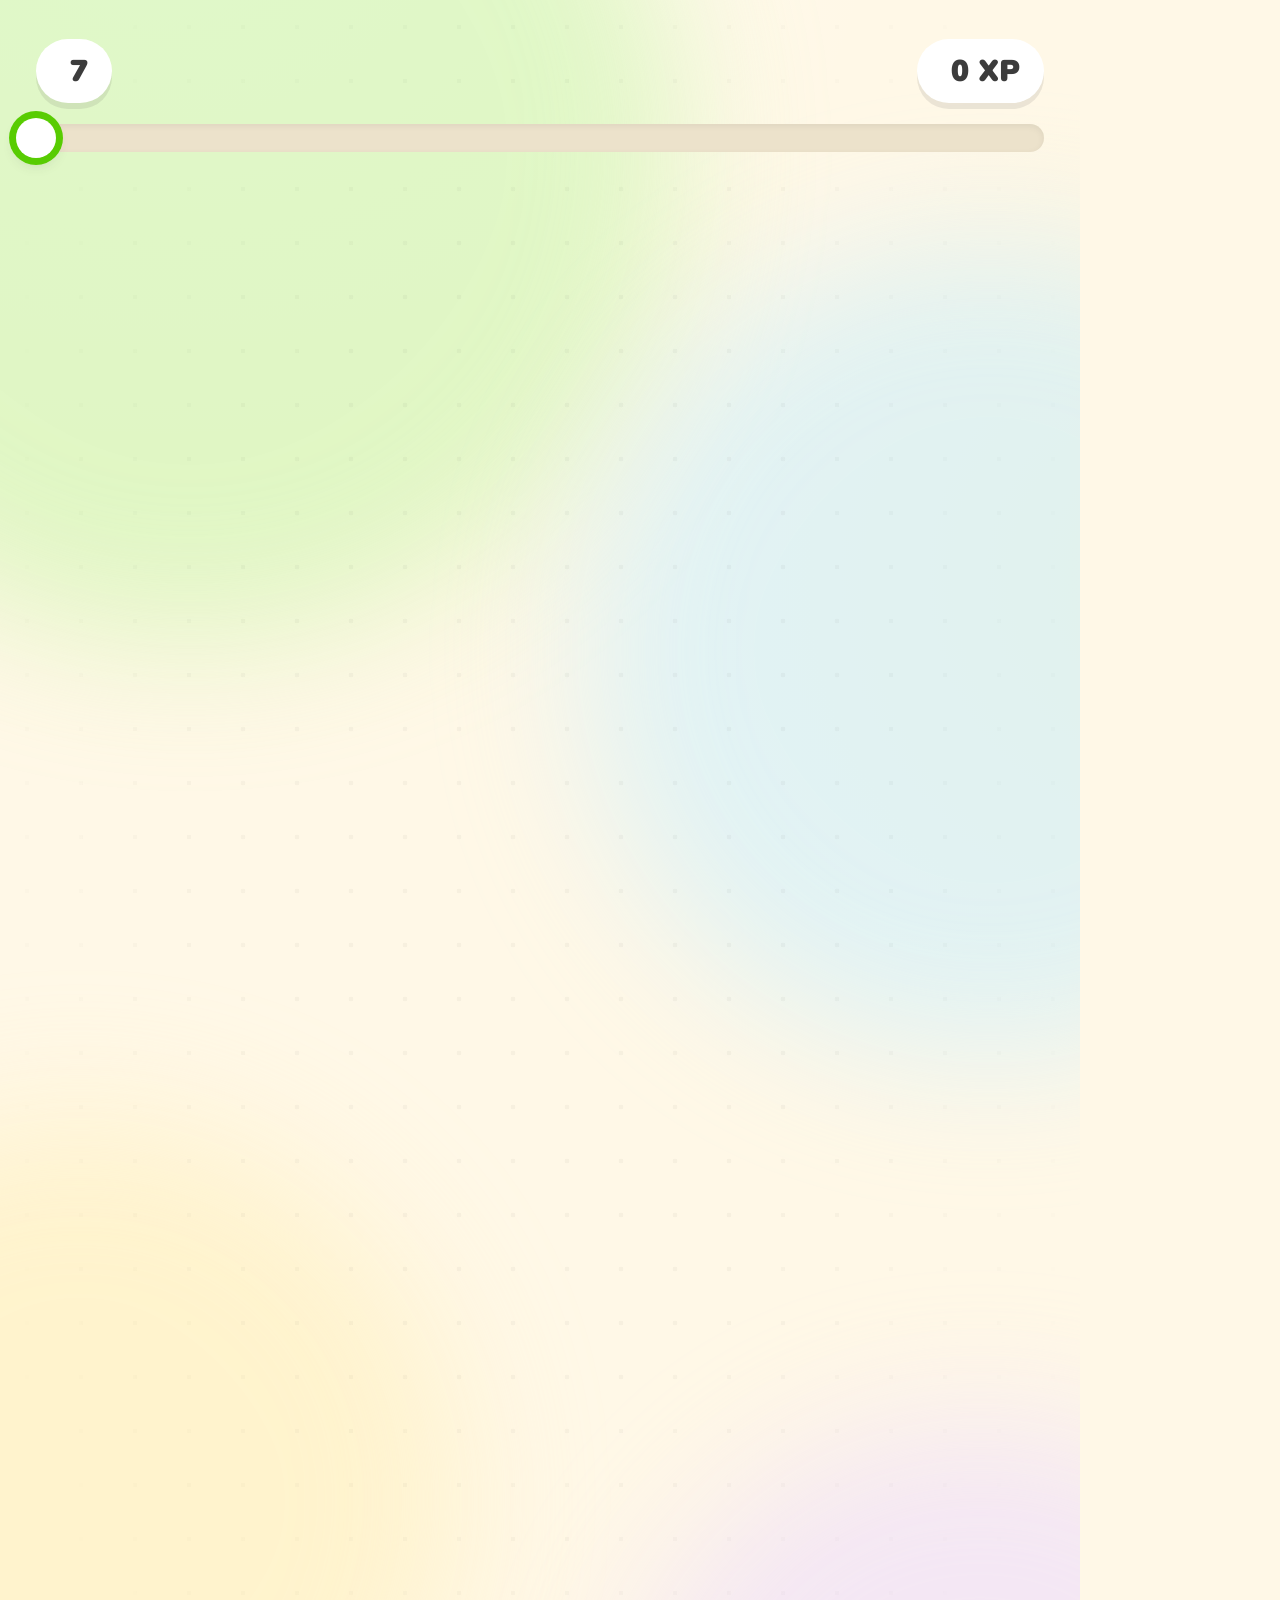
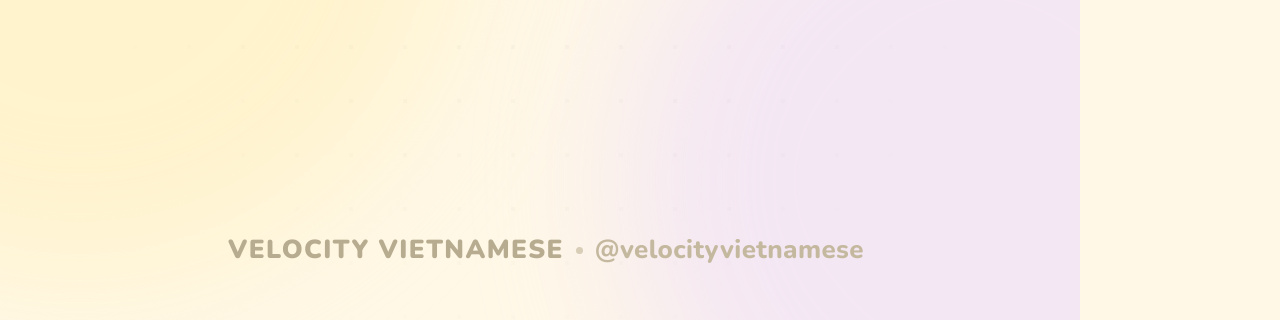
<file: scene/index.html>
<!doctype html>
<html lang="en">
<head>
<meta charset="utf-8">
<meta name="viewport" content="width=1080, height=1920">
<title>Velocity Vietnamese · Lesson</title>
<link rel="stylesheet" href="scene.css">
</head>
<body>
<div id="stage">

  <div id="bg">
    <div class="blob blob-a"></div>
    <div class="blob blob-b"></div>
    <div class="blob blob-c"></div>
    <div class="blob blob-d"></div>
    <canvas id="fx" width="1080" height="1920"></canvas>
    <div id="grid"></div>
  </div>

  <header id="hud">
    <div class="hud-row">
      <div class="pill streak" id="streakPill">
        <span class="ico" data-icon="flame"></span>
        <span id="streakVal">7</span>
      </div>
      <div class="hud-spacer"></div>
      <div class="pill xp" id="xpPill">
        <span class="ico" data-icon="bolt"></span>
        <span id="xpVal">0 XP</span>
      </div>
    </div>
    <div class="progress" id="progress">
      <div class="progress-fill" id="progressFill"><div class="progress-shine"></div></div>
      <div class="progress-knob" id="progressKnob"></div>
    </div>
  </header>

  <section class="scene" id="sceneIntro">
    <div class="intro-wrap">
      <div class="logo-badge" id="logoBadge"><span class="ico" data-icon="bolt"></span></div>
      <div class="logo-word" id="logoWord">VELOCITY</div>
      <div class="logo-lang" id="logoLang">VIETNAMESE</div>
      <div class="tagline" id="tagline">Learn Vietnamese <b>in 60 seconds</b> a day</div>
    </div>
    <div class="mascot big" id="introMascot"></div>
    <div class="lesson-card" id="lessonCard">
      <div class="lesson-icon" id="lessonIcon"><span class="ico" data-icon="plane"></span></div>
      <div class="lesson-copy">
        <div class="eyebrow">TODAY'S LESSON</div>
        <div class="lesson-title" id="lessonTitle">Travel</div>
        <div class="lesson-sub" id="lessonSub">Du Lịch · 5 phrases</div>
      </div>
      <div class="lesson-go"><span class="ico" data-icon="chevron"></span></div>
    </div>
  </section>

  <section class="scene" id="scenePhrase">
    <div class="phrase-top">
      <div class="cat-chip" id="catChip">
        <span class="cat-ico" id="catIco"><span class="ico" data-icon="plane"></span></span>
        <span id="catText">Travel · Du Lịch</span>
      </div>
      <div class="counter-row">
        <span class="counter" id="phraseCounter">PHRASE 1 OF 5</span>
        <div class="dots" id="dots"></div>
      </div>
    </div>

    <div class="phrase-stack" id="phraseStack">
      <div class="card en-card" id="enCard">
        <div class="card-label" id="enLabel">
          <span class="ico speaker" data-icon="speaker"></span>
          <span>ENGLISH</span>
          <span class="eq" id="enEq"><i></i><i></i><i></i><i></i></span>
        </div>
        <div class="en-text" id="enText"></div>
      </div>

      <div class="connector" id="connector"><span class="ico" data-icon="arrowDown"></span></div>

      <div class="card nat-card" id="natCard">
        <div class="card-label light" id="natLabel">
          <span class="ico speaker" data-icon="speaker"></span>
          <span id="natLabelText">TIẾNG VIỆT</span>
          <span class="eq light" id="natEq"><i></i><i></i><i></i><i></i></span>
        </div>
        <div class="nat-text" id="natText"></div>
      </div>

      <div class="translit" id="translit">
        <span class="translit-label" id="translitLabel">SAY IT LIKE</span>
        <span class="translit-text" id="translitText"></span>
      </div>

      <div class="repeat-pill" id="repeatPill">
        <span class="ico" data-icon="mic"></span>
        <span>REPEAT AFTER ME</span>
      </div>
    </div>
    <div class="mascot peek" id="peekMascot"></div>
  </section>

  <section class="scene" id="sceneOutro">
    <div class="outro-card" id="outroCard">
      <div class="outro-badge" id="outroBadge"><span class="ico" data-icon="check"></span></div>
      <div class="outro-title" id="outroTitle">Lesson complete!</div>
      <div class="outro-sub" id="outroSub">5 new Vietnamese phrases</div>
      <div class="outro-phrases" id="outroPhrases"></div>
      <div class="outro-stats" id="outroStats">
        <div class="stat xp"><span class="ico" data-icon="bolt"></span><b id="outroXp">+50 XP</b></div>
        <div class="stat streak"><span class="ico" data-icon="flame"></span><b id="outroStreak">7 day streak</b></div>
      </div>
      <div class="cta" id="cta">Follow for a new lesson every day</div>
    </div>
    <div class="mascot big outro-mascot" id="outroMascot"></div>
  </section>

  <footer id="foot">
    <span class="foot-bolt"><span class="ico" data-icon="bolt"></span></span>
    <span id="footBrand">VELOCITY VIETNAMESE</span>
    <span class="foot-dot"></span>
    <span id="footHandle">@velocityvietnamese</span>
  </footer>

  <canvas id="fxTop" width="1080" height="1920"></canvas>
</div>
<script src="icons.js"></script>
<script src="scene.js"></script>
</body>
</html>
</file>
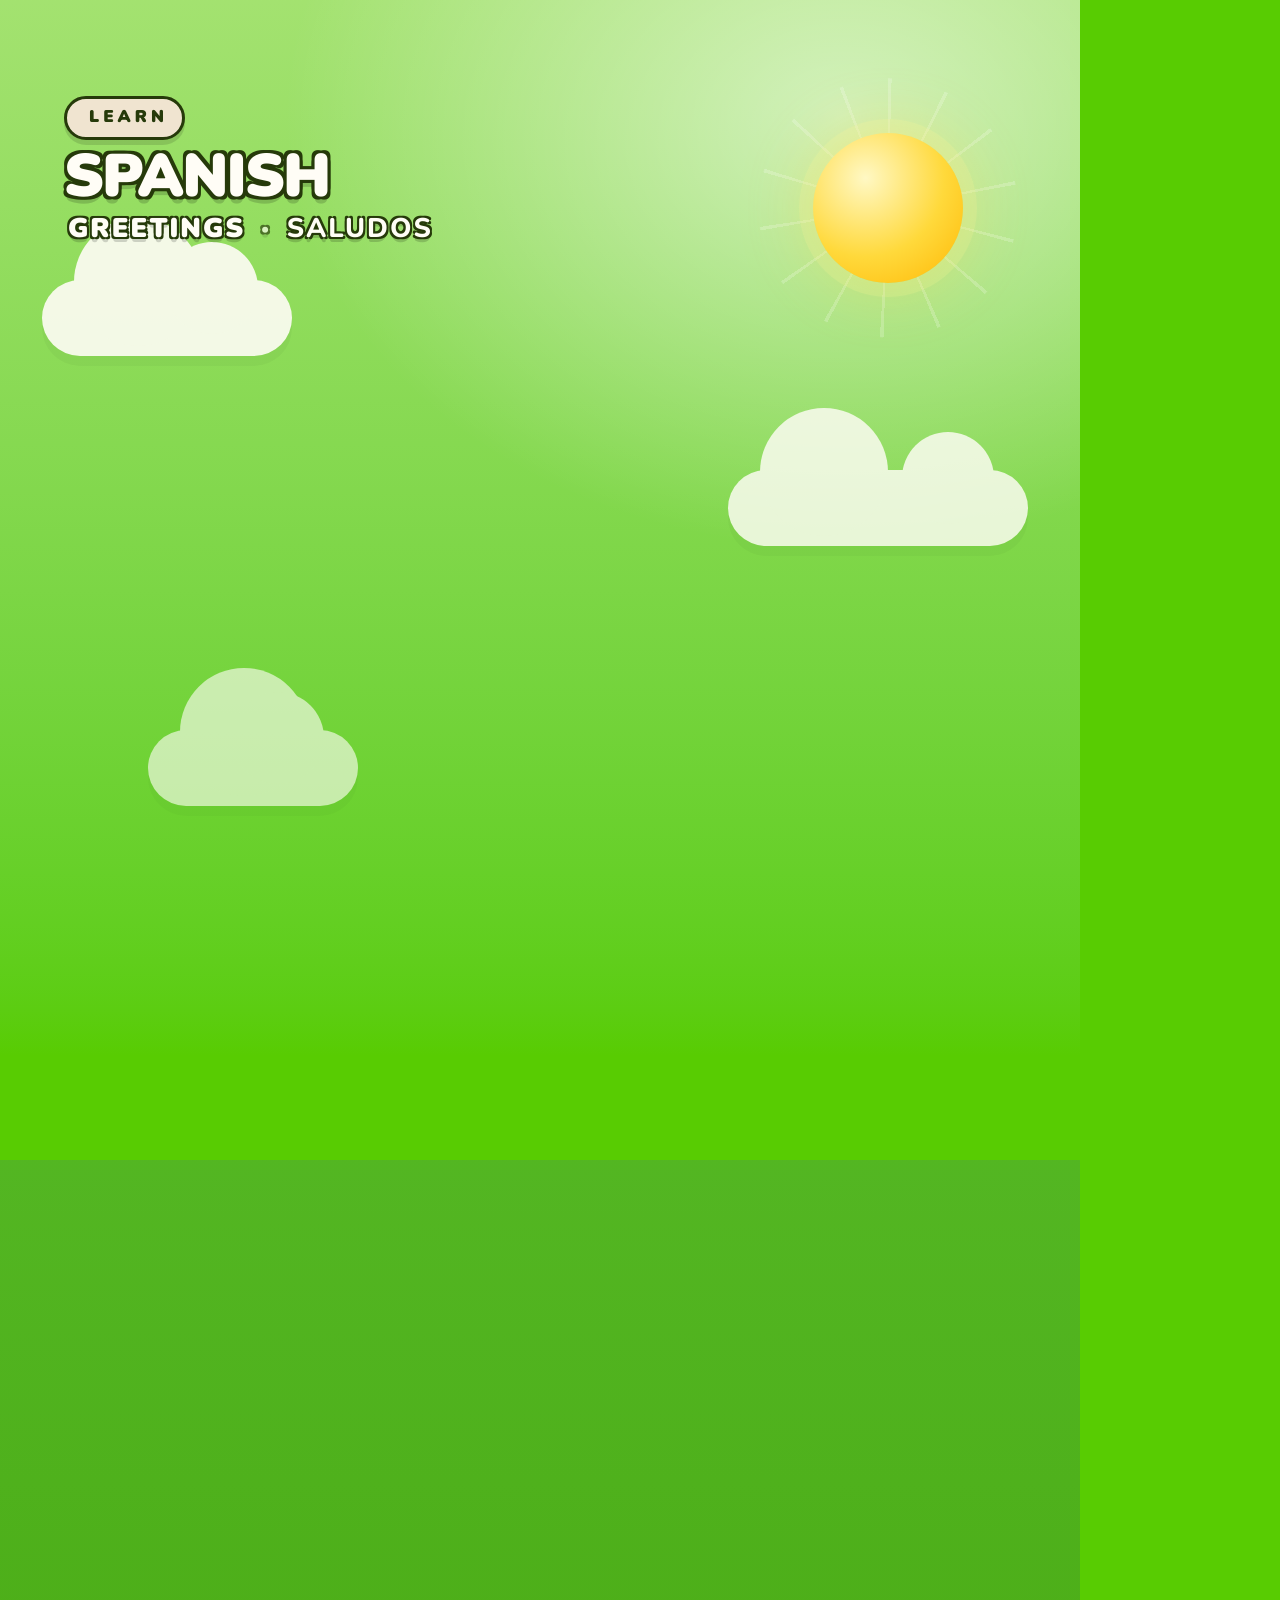
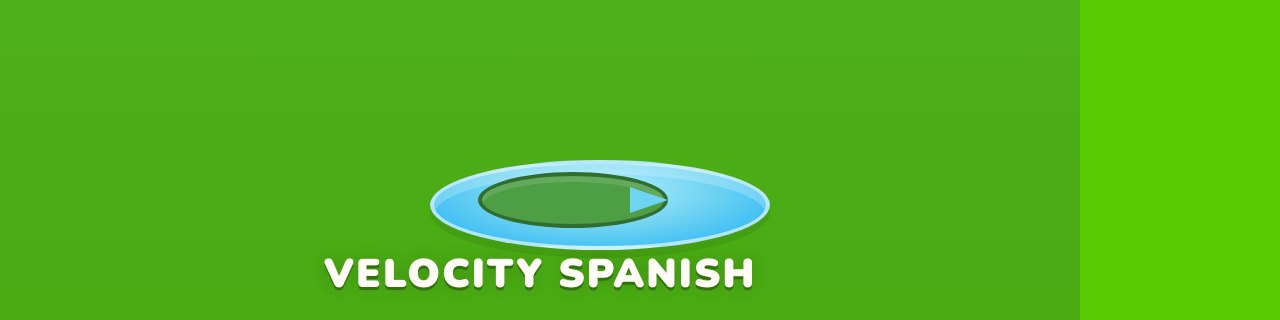
<file: scene_storybook/index.html>
<!doctype html>
<html lang="en">
<head>
<meta charset="utf-8">
<meta name="viewport" content="width=1080, height=1920">
<title>Velocity Japanese · Storybook</title>
<link rel="stylesheet" href="scene.css">
<link rel="stylesheet" href="worlds.css">
</head>
<body>
<div id="stage">

  <div id="world"></div>
  <div id="worldPrev"></div>
  <div id="sun"><div class="sun-rays"></div><div class="sun-core"></div></div>

  <div class="cloud cloud-a" id="cloud1"></div>
  <div class="cloud cloud-b" id="cloud2"></div>
  <div class="cloud cloud-c" id="cloud3"></div>

  <div class="balloon" data-animal="balloon" id="balloon"></div>

  <div id="birds">
    <div class="sky-bird b1" data-animal="bird" id="skyBird1"></div>
    <div class="sky-bird b2" data-animal="bird" id="skyBird2"></div>
    <div class="sky-bird b3" data-animal="bird" id="skyBird3"></div>
  </div>

  <div id="hills">
    <div class="hill hill-back"></div>
    <div class="hill hill-mid"></div>
    <div class="hill hill-front"></div>
  </div>
  <div id="ground"></div>

  <div id="worldDecor" aria-hidden="true"></div>

  <div id="market" aria-hidden="true">
    <div class="market-glow"></div>
    <svg class="market-lights" viewBox="0 0 1080 180" preserveAspectRatio="none">
      <path class="wire" d="M-40 18 C 220 150, 860 150, 1120 18" fill="none" stroke="#3A2A1A" stroke-width="5"/>
      <g class="bulbs">
        <circle class="bulb" cx="11" cy="40" r="11" fill="var(--accent)"/>
        <circle class="bulb" cx="89" cy="66" r="11" fill="var(--accent2)"/>
        <circle class="bulb" cx="179" cy="86" r="11" fill="var(--accent)"/>
        <circle class="bulb" cx="276" cy="101" r="11" fill="var(--accent2)"/>
        <circle class="bulb" cx="379" cy="111" r="11" fill="var(--accent)"/>
        <circle class="bulb" cx="486" cy="116" r="11" fill="var(--accent2)"/>
        <circle class="bulb" cx="594" cy="116" r="11" fill="var(--accent)"/>
        <circle class="bulb" cx="701" cy="111" r="11" fill="var(--accent2)"/>
        <circle class="bulb" cx="804" cy="101" r="11" fill="var(--accent)"/>
        <circle class="bulb" cx="901" cy="86" r="11" fill="var(--accent2)"/>
        <circle class="bulb" cx="991" cy="66" r="11" fill="var(--accent)"/>
        <circle class="bulb" cx="1069" cy="40" r="11" fill="var(--accent2)"/>
      </g>
    </svg>

    <div class="lantern lan-l"><span></span></div>
    <div class="lantern lan-r"><span></span></div>

    <div class="stall stall-l">
      <div class="awning"></div>
      <div class="stall-body"></div>
      <div class="stall-shelf"></div>
      <div class="produce">
        <i class="fruit p1"></i><i class="fruit p2"></i><i class="fruit p3"></i>
        <i class="fruit p4"></i><i class="fruit p5"></i>
      </div>
      <div class="stall-sign" data-icon="bag"></div>
    </div>

    <div class="stall stall-r">
      <div class="awning"></div>
      <div class="stall-body"></div>
      <div class="stall-shelf"></div>
      <div class="produce">
        <i class="fruit p2"></i><i class="fruit p3"></i><i class="fruit p1"></i>
        <i class="fruit p5"></i><i class="fruit p4"></i>
      </div>
      <div class="stall-sign" data-icon="star"></div>
    </div>
  </div>

  <canvas id="dust" width="1080" height="1920"></canvas>

  <div id="meadow">
    <div class="grass g1" data-animal="grass"></div>
    <div class="grass g2" data-animal="grass"></div>
    <div class="grass g3" data-animal="grass"></div>
    <div class="grass g4" data-animal="grass"></div>
    <div class="grass g5" data-animal="grass"></div>

    <div class="flower f1" data-animal="flower" id="flower1"></div>
    <div class="flower f2" data-animal="flower" id="flower2"></div>
    <div class="flower f3" data-animal="flower" id="flower3"></div>
    <div class="flower f4" data-animal="flower" id="flower4"></div>

    <div class="butterfly bf1" data-animal="butterfly" id="bfly1"></div>
    <div class="butterfly bf2" data-animal="butterfly" id="bfly2"></div>
    <div class="butterfly bf3" data-animal="butterfly" id="bfly3"></div>

    <div id="pond"></div>
    <div id="lilyPad"></div>
    <div class="animal critter slot-pond" data-slot="pond" id="critterPond"></div>
    <div class="animal critter slot-mid" data-slot="mid" id="critterMid"></div>
    <div class="animal critter slot-left" data-slot="left" id="critterLeft"></div>
    <div class="animal critter slot-right" data-slot="right" id="critterRight"></div>
  </div>

  <div id="scenes">
  <section class="scene" id="sceneIntro">
    <div class="intro-card" id="introCard">
      <div class="intro-kicker" id="introKicker">A TINY SPANISH STORY</div>
      <div class="intro-title" id="introTitle">3 PHRASES</div>
      <div class="intro-ribbon" id="introRibbon">UNDER 50 SECONDS</div>
      <div class="intro-category" id="introCategory">
        <span class="cat-icon" id="introCatIcon" data-icon="plane"></span>
        <span id="introCatText">Travel · Du Lịch</span>
      </div>
      <div class="intro-note" id="introNote">LISTEN · REPEAT · OWN IT</div>
    </div>
    <div class="animal intro-velo" id="introVelo"></div>
  </section>

  <section class="scene" id="scenePhrase">
    <div class="book" id="book">
      <div class="book-spine"></div>
      <div class="book-ribbon" id="bookRibbon"></div>
      <div class="page">
        <div class="page-inner" id="pageInner">
        <div id="pageWatermark"></div>
        <div class="book-meta">
          <span class="chapter" id="chapterLabel">PAGE 1 / 3</span>
        </div>

        <div class="en-block">
          <div class="card-label"><span class="flag">EN</span><span>ENGLISH</span><span class="eq" id="enEq"><i></i><i></i><i></i><i></i></span></div>
          <div class="en-text" id="enText"></div>
        </div>

        <div class="page-divider"><span data-icon="star"></span></div>

        <div class="nat-block" id="natBlock">
          <div class="card-label"><span class="flag ja">ES</span><span id="natLabelText">ESPAÑOL</span><span class="eq light" id="natEq"><i></i><i></i><i></i><i></i></span></div>
          <div class="nat-text" id="natText"></div>
        </div>

        <div class="listen-panel" id="listenPanel">
          <div class="listen-ring"><span class="ico" data-icon="speaker"></span></div>
          <div class="listen-bars" id="listenBars"><i></i><i></i><i></i><i></i><i></i><i></i><i></i><i></i><i></i></div>
          <div class="listen-text">LISTEN</div>
          <div class="listen-bird" data-animal="bird" id="listenBird"></div>
          <div class="listen-notes" id="listenNotes"><i>♪</i><i>♫</i><i>♪</i></div>
        </div>

        <div class="translit-box" id="translit">
          <div class="translit-label"><span class="ico" data-icon="speaker"></span><span id="translitLabel">SAY IT LIKE</span></div>
          <div class="translit-text" id="translitText"></div>
        </div>

        <div class="echo-row" id="echoRow">
          <div class="echo-bird" data-animal="bird" id="echoBird"></div>
          <div class="echo-sign" id="echoPill">
            <span class="ico" data-icon="mic"></span>
            <span>SAY IT WITH ME</span>
          </div>
          <div class="echo-ring-wrap">
            <svg id="echoRing" viewBox="0 0 64 64">
              <circle class="ring-bg" cx="32" cy="32" r="26"></circle>
              <circle class="ring-fill" id="ringFill" cx="32" cy="32" r="26"></circle>
            </svg>
          </div>
        </div>

        <div class="page-butterfly" data-animal="butterfly" id="pageButterfly"></div>
        </div>
      </div>
    </div>

    <div class="bubble" id="bubble">LISTEN...</div>
    <div class="velo-perch" id="phraseVelo"></div>
    <div class="nice-sticker" id="niceSticker"></div>
  </section>

  <section class="scene" id="sceneOutro">
    <div class="outro-card" id="outroCard">
      <div class="outro-kicker" id="outroKicker">THE END · FOR NOW</div>
      <div class="outro-title" id="outroTitle">GREAT JOB!</div>
      <div class="outro-sub" id="outroSub">3 new Spanish phrases</div>
      <div class="outro-list" id="outroList"></div>
      <div class="outro-stats" id="outroStats">
        <div class="stat"><span class="ico" data-icon="bolt"></span><b id="outroXp">+30 XP</b></div>
        <div class="stat"><span class="ico" data-icon="flame"></span><b id="outroStreak">7 day streak</b></div>
      </div>
      <div class="outro-cta" id="outroCta">FOLLOW FOR A NEW STORY</div>
    </div>
    <div class="animal outro-velo" id="outroVelo"></div>
    <div class="bubble outro-bubble" id="outroBubble">SEE YOU SOON!</div>
  </section>
  </div>

  <div id="topMeta">
    <div class="learn-kicker">
      <span class="ico" data-icon="sparkles"></span>
      <span>LEARN</span>
    </div>
    <div class="top-language" id="topLang">SPANISH</div>
    <div class="top-category">
      <span id="topCatEn">Greetings</span>
      <span class="top-sep">·</span>
      <span class="top-vi" id="topCatVi">Saludos</span>
    </div>
  </div>

  <footer id="foot">
    <span id="footBrand">VELOCITY SPANISH</span>
  </footer>

  <div id="galleryTag"></div>
  <canvas id="fxTop" width="1080" height="1920"></canvas>
</div>
<script src="icons.js"></script>
<script src="animals.js"></script>
<script src="worlds.js"></script>
<script src="scene.js"></script>
</body>
</html>
</file>
<file: scene/scene.css>
@font-face {
  font-family: 'Nunito';
  src: url('fonts/Nunito-Variable.ttf') format('truetype');
  font-weight: 200 1000;
  font-style: normal;
  font-display: block;
}
@font-face {
  font-family: 'Nunito';
  src: url('fonts/Nunito-Italic-Variable.ttf') format('truetype');
  font-weight: 200 1000;
  font-style: italic;
  font-display: block;
}
@font-face {
  font-family: 'Noto';
  src: url('fonts/NotoSans-Variable.ttf') format('truetype');
  font-weight: 100 900;
  font-style: normal;
  font-display: block;
}

:root {
  --ink: #3C3C3C;
  --muted: #8A8A8A;
  --cream: #FFF8E7;
  --green: #58CC02;
  --green-dark: #46A302;
  --green-deep: #3D8F00;
  --accent: #58CC02;
}

* { box-sizing: border-box; margin: 0; padding: 0; }

html, body {
  width: 1080px;
  height: 1920px;
  overflow: hidden;
  background: var(--cream);
}

body {
  font-family: 'Nunito', 'Noto', sans-serif;
  color: var(--ink);
  -webkit-font-smoothing: antialiased;
  text-rendering: geometricPrecision;
}

#stage {
  position: relative;
  width: 1080px;
  height: 1920px;
  overflow: hidden;
  background:
    radial-gradient(1200px 900px at 15% -5%, #FFFDF3 0%, rgba(255, 253, 243, 0) 60%),
    radial-gradient(900px 900px at 110% 30%, #FFF4D6 0%, rgba(255, 244, 214, 0) 55%),
    var(--cream);
}

#bg { position: absolute; inset: 0; }

.blob {
  position: absolute;
  border-radius: 50%;
  filter: blur(70px);
  opacity: .55;
  will-change: transform;
}
.blob-a { width: 980px; height: 980px; left: -300px; top: -340px; background: #C7F5A8; }
.blob-b { width: 820px; height: 820px; right: -320px; top: 240px; background: #C9EEFF; }
.blob-c { width: 760px; height: 760px; left: -300px; bottom: 40px; background: #FFEFB8; }
.blob-d { width: 720px; height: 720px; right: -260px; bottom: -220px; background: #EBD9FF; }

#grid {
  position: absolute;
  inset: 0;
  background-image: radial-gradient(rgba(60, 60, 60, .13) 2.2px, transparent 2.6px);
  background-size: 54px 54px;
  opacity: .32;
  -webkit-mask-image: radial-gradient(ellipse at 50% 42%, #000 35%, transparent 82%);
  mask-image: radial-gradient(ellipse at 50% 42%, #000 35%, transparent 82%);
}

#fx, #fxTop { position: absolute; inset: 0; width: 1080px; height: 1920px; pointer-events: none; }
#fx { z-index: 1; }
#fxTop { z-index: 60; }

/* ------------------------------------------------------------------ HUD */

#hud {
  position: absolute;
  left: 36px;
  right: 36px;
  top: 38px;
  z-index: 20;
}

.hud-row { display: flex; align-items: center; height: 66px; margin-bottom: 20px; }
.hud-spacer { flex: 1; }

.pill {
  display: inline-flex;
  align-items: center;
  gap: 10px;
  height: 64px;
  padding: 0 24px;
  border-radius: 999px;
  background: #FFFFFF;
  box-shadow: 0 6px 0 rgba(60, 60, 60, .10);
  font-size: 30px;
  font-weight: 1000;
}
.pill .ico { color: var(--green); }
.pill.streak .ico { color: #FF7A00; }
.pill.xp .ico { color: #F5A700; }
.pill .svg-ico { width: 32px; height: 32px; }

.progress {
  position: relative;
  height: 28px;
  border-radius: 999px;
  background: #ECE2CB;
  box-shadow: inset 0 2px 6px rgba(60, 60, 60, .08);
}
.progress-fill {
  position: absolute;
  left: 0; top: 0; bottom: 0;
  width: 0%;
  border-radius: 999px;
  background: linear-gradient(180deg, #6BE61A, #4EBE00);
  overflow: hidden;
}
.progress-shine {
  position: absolute;
  left: 0; right: 0; top: 0;
  height: 40%;
  background: linear-gradient(180deg, rgba(255, 255, 255, .45), rgba(255, 255, 255, 0));
}
.progress-knob {
  position: absolute;
  top: 50%;
  width: 40px;
  height: 40px;
  margin: -20px 0 0 -20px;
  border-radius: 50%;
  background: #fff;
  box-shadow: 0 0 0 7px var(--green), 0 6px 14px rgba(60, 60, 60, .18);
}

/* ---------------------------------------------------------------- scenes */

.scene { position: absolute; inset: 0; display: none; z-index: 10; }
.scene.active { display: block; }

.ico { display: inline-flex; align-items: center; justify-content: center; }
.svg-ico { width: 1em; height: 1em; display: block; }

/* ----------------------------------------------------------------- intro */

#sceneIntro { z-index: 12; }

.intro-wrap {
  position: absolute;
  left: 0; right: 0; top: 286px;
  text-align: center;
}

.logo-badge {
  width: 152px;
  height: 152px;
  margin: 0 auto 36px;
  border-radius: 44px;
  background: linear-gradient(180deg, #6BE61A 0%, #4EBE00 100%);
  box-shadow: 0 13px 0 #3D8F00, 0 34px 60px rgba(88, 204, 2, .32);
  color: #fff;
  display: flex;
  align-items: center;
  justify-content: center;
}
.logo-badge .svg-ico { width: 92px; height: 92px; }

.logo-word {
  font-size: 126px;
  font-weight: 1000;
  letter-spacing: -.5px;
  line-height: 1;
  color: var(--ink);
  white-space: nowrap;
}
.logo-word span { display: inline-block; will-change: transform; }

.logo-lang {
  display: inline-block;
  margin-top: 22px;
  padding: 12px 30px 13px;
  border-radius: 999px;
  background: #FFFFFF;
  color: #4FBF00;
  font-size: 42px;
  font-weight: 1000;
  letter-spacing: 7px;
  text-indent: 7px;
  box-shadow: 0 7px 0 rgba(60, 60, 60, .08);
}

.tagline {
  margin-top: 36px;
  font-size: 33px;
  font-weight: 800;
  color: #7C7159;
}
.tagline b { color: #58CC02; font-weight: 1000; }

#introMascot {
  position: absolute;
  left: 50%;
  top: 806px;
  width: 350px;
  margin-left: -175px;
  z-index: 3;
}

.mascot { pointer-events: none; }
.mascot .velo {
  width: 100%;
  height: auto;
  display: block;
  filter: drop-shadow(0 18px 22px rgba(60, 60, 60, .14));
}

.lesson-card {
  position: absolute;
  left: 130px;
  right: 130px;
  top: 1282px;
  height: 188px;
  padding: 0 32px;
  border-radius: 36px;
  background: #fff;
  box-shadow: 0 11px 0 #EADFC6, 0 28px 60px rgba(60, 60, 60, .10);
  display: flex;
  align-items: center;
  gap: 26px;
  z-index: 4;
}
.lesson-icon {
  width: 112px;
  height: 112px;
  flex: none;
  border-radius: 32px;
  background: var(--accent);
  color: #fff;
  display: flex;
  align-items: center;
  justify-content: center;
  box-shadow: 0 7px 0 rgba(0, 0, 0, .18);
}
.lesson-icon .svg-ico { width: 62px; height: 62px; }
.lesson-copy { flex: 1; min-width: 0; }
.eyebrow {
  font-size: 23px;
  font-weight: 900;
  letter-spacing: 3px;
  color: #AFA48A;
  margin-bottom: 7px;
}
.lesson-title {
  font-size: 54px;
  font-weight: 1000;
  line-height: 1.02;
  white-space: nowrap;
  overflow: hidden;
  text-overflow: ellipsis;
}
.lesson-sub { margin-top: 5px; font-size: 28px; font-weight: 800; color: var(--muted); }
.lesson-go {
  width: 80px;
  height: 80px;
  flex: none;
  border-radius: 26px;
  background: #F2EDE1;
  color: #9A9078;
  display: flex;
  align-items: center;
  justify-content: center;
}
.lesson-go .svg-ico { width: 38px; height: 38px; }

/* ---------------------------------------------------------------- phrase */

.phrase-top {
  position: absolute;
  left: 60px;
  right: 60px;
  top: 190px;
  display: flex;
  flex-direction: column;
  align-items: center;
  gap: 18px;
  z-index: 4;
}

.cat-chip {
  display: flex;
  align-items: center;
  gap: 15px;
  padding: 10px 28px 10px 10px;
  border-radius: 999px;
  background: #fff;
  box-shadow: 0 6px 0 rgba(60, 60, 60, .08);
  font-size: 30px;
  font-weight: 900;
  max-width: 900px;
  white-space: nowrap;
  overflow: hidden;
}
.cat-ico {
  width: 54px;
  height: 54px;
  flex: none;
  border-radius: 50%;
  background: var(--accent);
  color: #fff;
  display: flex;
  align-items: center;
  justify-content: center;
}
.cat-ico .svg-ico { width: 30px; height: 30px; }

.counter-row { display: flex; align-items: center; gap: 26px; }
.counter {
  font-size: 24px;
  font-weight: 900;
  letter-spacing: 2.6px;
  color: #AFA48A;
}
.dots { display: flex; align-items: center; gap: 11px; }
.dot {
  width: 18px;
  height: 18px;
  border-radius: 50%;
  background: #E4DAC4;
}
.dot.done { background: var(--accent); }
.dot.current { background: #fff; box-shadow: inset 0 0 0 5px var(--accent); }

.phrase-stack {
  position: absolute;
  left: 80px;
  right: 80px;
  top: 304px;
  bottom: 260px;
  display: flex;
  flex-direction: column;
  align-items: center;
  justify-content: center;
  z-index: 3;
}

.card {
  width: 100%;
  position: relative;
  border-radius: 38px;
}

.en-card {
  padding: 32px 44px 38px;
  background: #fff;
  box-shadow: 0 11px 0 #EADFC6, 0 26px 60px rgba(60, 60, 60, .10);
}

.card-label {
  display: flex;
  align-items: center;
  justify-content: center;
  gap: 13px;
  font-size: 24px;
  font-weight: 900;
  letter-spacing: 2.6px;
  color: #B7AC90;
}
.card-label .svg-ico { width: 30px; height: 30px; }
.card-label.light { color: rgba(255, 255, 255, .78); }

.eq { display: inline-flex; align-items: flex-end; gap: 4px; height: 26px; opacity: 0; }
.eq i {
  display: block;
  width: 5px;
  height: 20px;
  border-radius: 3px;
  background: currentColor;
  transform-origin: bottom;
}
.eq.light { color: rgba(255, 255, 255, .9); }
.card-label.playing .eq { opacity: 1; }
.card-label.playing .speaker { color: var(--green); }
.card-label.light.playing .speaker { color: #fff; }

.en-text {
  margin-top: 22px;
  font-size: 70px;
  font-weight: 900;
  line-height: 1.14;
  text-align: center;
  color: var(--ink);
}

.w { display: inline-block; }
.w-bg {
  display: inline-block;
  padding: 2px 9px 4px;
  border-radius: 15px;
  background: transparent;
}
.w.on .w-bg { background: #DDF4C5; color: #3D6B00; }

.connector {
  width: 80px;
  height: 80px;
  margin: -18px 0 -18px;
  border: 7px solid var(--cream);
  border-radius: 50%;
  background: #fff;
  color: var(--green);
  box-shadow: 0 7px 0 rgba(60, 60, 60, .07);
  display: flex;
  align-items: center;
  justify-content: center;
  z-index: 5;
}
.connector .svg-ico { width: 38px; height: 38px; }

.nat-card {
  padding: 30px 40px 40px;
  background: linear-gradient(180deg, #61D90B 0%, #4FBF00 100%);
  box-shadow: 0 13px 0 #3D8F00, 0 32px 70px rgba(88, 204, 2, .30);
}

.nat-text {
  margin-top: 20px;
  display: flex;
  flex-wrap: wrap;
  justify-content: center;
  align-items: flex-end;
  column-gap: 6px;
  row-gap: 14px;
  text-align: center;
  font-size: 88px;
}
.nat-text.lines {
  flex-direction: column;
  align-items: center;
  row-gap: 16px;
}
.tile-line {
  display: flex;
  align-items: flex-end;
  justify-content: center;
  gap: 6px;
}
.tile { display: inline-block; transform-origin: center bottom; flex: 0 0 auto; }
.tile-bg {
  display: inline-block;
  padding: .09em .22em .13em;
  border-radius: .2em;
  background: #fff;
  color: #3D8F00;
  font-weight: 900;
  line-height: 1.06;
  white-space: nowrap;
  box-shadow: 0 .068em 0 rgba(0, 0, 0, .16);
}
.tile.on .tile-bg {
  background: #FFC800;
  color: #5C3D00;
  transform: translateY(-.07em) scale(1.05);
  box-shadow: 0 .1em 0 #C98F00;
}

.mascot.peek {
  position: absolute;
  right: 26px;
  bottom: 138px;
  width: 196px;
  z-index: 6;
  transform-origin: 50% 100%;
}

.translit {
  margin-top: 48px;
  display: flex;
  align-items: baseline;
  justify-content: center;
  gap: 16px;
  max-width: 920px;
}
.translit-label {
  flex: none;
  padding: 8px 16px 9px;
  border-radius: 12px;
  background: #fff;
  color: var(--accent);
  font-size: 21px;
  font-weight: 900;
  letter-spacing: 2.4px;
  box-shadow: 0 5px 0 rgba(60, 60, 60, .08);
}
.translit-text {
  font-size: 34px;
  font-weight: 800;
  font-style: italic;
  color: #7B7362;
}

.repeat-pill {
  margin-top: 38px;
  display: flex;
  align-items: center;
  gap: 15px;
  padding: 21px 36px;
  border-radius: 999px;
  background: #E4F6FF;
  color: #1183B8;
  box-shadow: 0 7px 0 #C6EAFB;
  font-size: 30px;
  font-weight: 1000;
  letter-spacing: 1.8px;
  transform-origin: center center;
}
.repeat-pill .svg-ico { width: 38px; height: 38px; }

/* ----------------------------------------------------------------- outro */

.outro-card {
  position: absolute;
  left: 100px;
  right: 100px;
  top: 400px;
  padding: 56px 54px 48px;
  border-radius: 46px;
  background: #fff;
  box-shadow: 0 13px 0 #EADFC6, 0 32px 80px rgba(60, 60, 60, .12);
  text-align: center;
  z-index: 4;
}

.outro-badge {
  width: 134px;
  height: 134px;
  margin: 0 auto 24px;
  border-radius: 50%;
  background: linear-gradient(180deg, #6BE61A, #4EBE00);
  color: #fff;
  display: flex;
  align-items: center;
  justify-content: center;
  box-shadow: 0 10px 0 #3D8F00;
}
.outro-badge .svg-ico { width: 76px; height: 76px; }

.outro-title { font-size: 76px; font-weight: 1000; line-height: 1; letter-spacing: -1px; }
.outro-sub { margin-top: 16px; font-size: 32px; font-weight: 800; color: var(--muted); }

.outro-phrases {
  margin: 32px 0 28px;
  display: flex;
  flex-direction: column;
  gap: 13px;
  text-align: left;
}
.o-row {
  display: flex;
  align-items: center;
  gap: 16px;
  padding: 12px 20px;
  border-radius: 18px;
  background: #F7F3E8;
  font-size: 28px;
  font-weight: 800;
  color: #5E5748;
}
.o-check {
  width: 38px;
  height: 38px;
  flex: none;
  border-radius: 50%;
  background: var(--accent);
  color: #fff;
  display: flex;
  align-items: center;
  justify-content: center;
}
.o-check .svg-ico { width: 24px; height: 24px; }
.o-text { white-space: nowrap; overflow: hidden; text-overflow: ellipsis; }

.outro-stats { display: flex; justify-content: center; gap: 18px; margin-bottom: 30px; }
.stat {
  display: flex;
  align-items: center;
  gap: 10px;
  padding: 14px 26px;
  border-radius: 999px;
  font-size: 30px;
  font-weight: 1000;
}
.stat .svg-ico { width: 34px; height: 34px; }
.stat.xp { background: #FFF3CC; color: #B07E00; }
.stat.streak { background: #FFE9D6; color: #C25A00; }

.cta {
  padding: 27px 30px 28px;
  border-radius: 26px;
  background: linear-gradient(180deg, #6BE61A, #4EBE00);
  box-shadow: 0 10px 0 #3D8F00;
  color: #fff;
  font-size: 34px;
  font-weight: 1000;
  letter-spacing: .3px;
}

.outro-mascot {
  position: absolute;
  left: 50%;
  margin-left: 178px;
  top: 238px;
  width: 238px;
  z-index: 3;
}

/* ------------------------------------------------------------------ foot */

#foot {
  position: absolute;
  left: 0;
  right: 0;
  bottom: 52px;
  display: flex;
  align-items: center;
  justify-content: center;
  gap: 12px;
  z-index: 15;
  font-size: 26px;
  font-weight: 900;
  letter-spacing: 1.4px;
  color: #B7AC90;
}
.foot-bolt { display: flex; color: var(--green); }
.foot-bolt .svg-ico { width: 31px; height: 31px; }
.foot-dot { width: 7px; height: 7px; border-radius: 50%; background: #D8CDB6; }
#footHandle { font-weight: 800; letter-spacing: .4px; color: #C4B99F; }

/* ----------------------------------------------------------- preview bar */

#previewBar {
  position: fixed;
  left: 50%;
  bottom: 26px;
  transform: translateX(-50%);
  z-index: 99;
  display: flex;
  align-items: center;
  gap: 18px;
  padding: 14px 22px;
  border-radius: 999px;
  background: rgba(30, 30, 30, .86);
  backdrop-filter: blur(10px);
  color: #fff;
  font-family: system-ui, sans-serif;
  font-size: 16px;
  width: 900px;
}
#previewBar button {
  border: 0;
  background: #58CC02;
  color: #fff;
  font-weight: 700;
  font-size: 16px;
  padding: 10px 22px;
  border-radius: 999px;
  cursor: pointer;
  min-width: 92px;
}
#previewBar input[type=range] { flex: 1; accent-color: #58CC02; }
#previewBar .ptime { font-variant-numeric: tabular-nums; opacity: .8; white-space: nowrap; }
</file>
<file: scene_storybook/scene.css>
@font-face {
  font-family: 'Nunito';
  src: url('../scene/fonts/Nunito-Variable.ttf') format('truetype');
  font-weight: 200 1000;
  font-style: normal;
  font-display: block;
}
@font-face {
  font-family: 'Nunito';
  src: url('../scene/fonts/Nunito-Italic-Variable.ttf') format('truetype');
  font-weight: 200 1000;
  font-style: italic;
  font-display: block;
}
@font-face {
  font-family: 'Noto';
  src: url('../scene/fonts/NotoSans-Variable.ttf') format('truetype');
  font-weight: 100 900;
  font-style: normal;
  font-display: block;
}
@font-face {
  font-family: 'NotoScript';
  src: url('../scene/fonts/NotoSans-Variable.ttf') format('truetype');
  font-weight: 400;
  font-style: normal;
  font-display: block;
}
@font-face {
  font-family: 'NotoScript';
  src: url('../scene/fonts/NotoSans-Variable.ttf') format('truetype');
  font-weight: 700 1000;
  font-style: normal;
  font-display: block;
}

:root {
  --world: #58CC02;
  --card: #FFFDF6;
  --paper: #F0E4D0;
  --ink: #263A0A;
  --accent: #FFC800;
  --accent2: #1CB0F6;
  --hl-ink: #263A0A;
  --hill1: #8FD17A;
  --hill2: #6FBE63;
  --hill3: #4E9E45;
}

* { box-sizing: border-box; margin: 0; padding: 0; }

html, body {
  width: 1080px;
  height: 1920px;
  overflow: hidden;
  background: var(--world);
}

body {
  font-family: 'Nunito', 'NotoScript', 'Noto', sans-serif;
  color: var(--ink);
  -webkit-font-smoothing: antialiased;
  text-rendering: geometricPrecision;
}

#stage {
  position: relative;
  width: 1080px;
  height: 1920px;
  overflow: hidden;
  background: var(--world);
}

#world {
  position: absolute;
  inset: 0;
  background:
    radial-gradient(900px 700px at 78% 6%, rgba(255, 255, 255, .55), transparent 62%),
    linear-gradient(180deg, color-mix(in srgb, var(--world) 55%, #FFFDF6) 0%, var(--world) 55%, var(--world) 100%);
}

#worldPrev {
  position: absolute;
  inset: 0;
  z-index: 1;
  background: var(--prevWorld, transparent);
  opacity: 0;
  pointer-events: none;
}

/* ------------------------------------------------------------------ sky */

#sun { position: absolute; right: 62px; top: 78px; width: 260px; height: 260px; z-index: 2; }
.sun-rays {
  position: absolute;
  inset: 0;
  border-radius: 50%;
  background: repeating-conic-gradient(from 0deg, rgba(255, 255, 255, .38) 0deg 1.6deg, transparent 1.6deg 26deg);
  -webkit-mask-image: radial-gradient(circle, transparent 38%, #000 40%, #000 70%, transparent 72%);
  mask-image: radial-gradient(circle, transparent 38%, #000 40%, #000 70%, transparent 72%);
  opacity: .55;
}
.sun-core {
  position: absolute;
  left: 50%; top: 50%;
  width: 150px; height: 150px;
  margin: -75px 0 0 -75px;
  border-radius: 50%;
  background: radial-gradient(circle at 35% 30%, #FFF8C4 0%, #FFD93B 55%, #FFB703 100%);
  box-shadow: 0 0 0 14px rgba(255, 240, 150, .18), 0 0 70px rgba(255, 217, 59, .45);
}

.cloud {
  position: absolute;
  height: 76px;
  background: #FFFDF6;
  border-radius: 999px;
  opacity: .9;
  box-shadow: 0 10px 0 rgba(0, 0, 0, .035);
  z-index: 2;
}
.cloud::before,
.cloud::after {
  content: '';
  position: absolute;
  background: #FFFDF6;
  border-radius: 50%;
}
.cloud::before { width: 128px; height: 128px; left: 32px; top: -62px; }
.cloud::after { width: 92px; height: 92px; right: 34px; top: -38px; }
.cloud-a { width: 250px; left: 42px; top: 280px; }
.cloud-b { width: 300px; right: 52px; top: 470px; opacity: .82; }
.cloud-c { width: 210px; left: 148px; top: 730px; opacity: .62; }

#birds { position: absolute; inset: 0; z-index: 3; pointer-events: none; }
.sky-bird { position: absolute; left: 0; top: 0; width: 78px; opacity: .92; }
.sky-bird .animal-svg { width: 100%; display: block; }
.sky-bird.b1 { --bird-body: #FF8C42; --bird-wing: #E86A1F; }
.sky-bird.b2 { --bird-body: #1CB0F6; --bird-wing: #0E8CC7; }
.sky-bird.b3 { --bird-body: #A560E8; --bird-wing: #7E3EC2; }

.balloon {
  position: absolute;
  left: 36px;
  top: 1218px;
  width: 112px;
  z-index: 7;
  --balloon-a: var(--accent);
  --balloon-b: var(--accent2);
}
.balloon .animal-svg { width: 100%; display: block; }

#hills { position: absolute; left: 0; right: 0; bottom: 0; height: 760px; z-index: 5; overflow: hidden; }
.hill { position: absolute; left: 50%; border-radius: 50% 50% 0 0; transform: translateX(-50%); }
.hill-back { width: 1500px; height: 690px; bottom: 70px; background: color-mix(in srgb, var(--world) 30%, #8FD17A); }
.hill-mid { width: 1280px; height: 570px; bottom: 10px; background: color-mix(in srgb, var(--world) 42%, #6FBE63); }
.hill-front { width: 1180px; height: 430px; bottom: -70px; background: color-mix(in srgb, var(--world) 52%, #4E9E45); }

#ground {
  position: absolute;
  left: 0; right: 0; bottom: 0;
  height: 300px;
  z-index: 6;
  background: linear-gradient(
    180deg,
    color-mix(in srgb, var(--world) 52%, #4E9E45) 0%,
    color-mix(in srgb, var(--world) 64%, #2F6E2F) 100%
  );
}

/* ------------------------------------------------------------------ market set */

#market { display: none; position: absolute; inset: 0; z-index: 8; pointer-events: none; }
#stage.set-market #market { display: block; }
#stage.set-market #market::before {
  content: '';
  position: absolute;
  left: 0;
  right: 0;
  top: 1160px;
  height: 180px;
  background:
    radial-gradient(320px 90px at 50% 20%, rgba(255, 190, 110, .18), transparent 72%),
    repeating-linear-gradient(0deg, rgba(255, 255, 255, .035) 0 2px, transparent 2px 30px),
    linear-gradient(180deg, #3E2E32 0%, #5A3E42 100%);
  border-bottom: 8px solid #2A2024;
  box-shadow: 0 12px 34px rgba(0, 0, 0, .22);
}

#stage.set-market #hills { display: none; }
#stage.set-market .grass,
#stage.set-market .flower,
#stage.set-market .butterfly,
#stage.set-market .balloon { display: none; }

#stage.set-market #world {
  background:
    radial-gradient(900px 700px at 78% 8%, rgba(255, 216, 150, .55), transparent 62%),
    linear-gradient(180deg, #241A3E 0%, #5B3366 34%, #C85E63 64%, #F3B56A 100%);
}
#stage.set-market #world::after {
  content: '';
  position: absolute;
  inset: 0;
  background: var(--world);
  opacity: .17;
  mix-blend-mode: soft-light;
}
#stage.set-market .cloud { opacity: .34; filter: saturate(.55) brightness(.82); }
#stage.set-market .sun-rays { opacity: .22; }
#stage.set-market .sun-core {
  background: radial-gradient(circle at 35% 30%, #FFF1BF 0%, #FFC45C 55%, #FF8C42 100%);
  box-shadow: 0 0 0 14px rgba(255, 196, 92, .12), 0 0 80px rgba(255, 140, 66, .5);
}

#stage.set-market #ground {
  height: 760px;
  background-color: #4A3834;
  background-image:
    radial-gradient(1000px 340px at 50% 0%, rgba(255, 184, 112, .22), transparent 72%),
    linear-gradient(180deg, rgba(0, 0, 0, .02), rgba(0, 0, 0, .40)),
    url("data:image/svg+xml,%3Csvg xmlns='http://www.w3.org/2000/svg' width='120' height='90' viewBox='0 0 120 90'%3E%3Cg fill='%23ffffff' fill-opacity='.07' stroke='%23000000' stroke-opacity='.18' stroke-width='3'%3E%3Cellipse cx='30' cy='22' rx='26' ry='16'/%3E%3Cellipse cx='90' cy='22' rx='26' ry='16'/%3E%3Cellipse cx='0' cy='60' rx='26' ry='16'/%3E%3Cellipse cx='60' cy='60' rx='26' ry='16'/%3E%3Cellipse cx='120' cy='60' rx='26' ry='16'/%3E%3Cellipse cx='30' cy='98' rx='26' ry='16'/%3E%3Cellipse cx='90' cy='98' rx='26' ry='16'/%3E%3C/g%3E%3C/svg%3E");
  background-size: auto, auto, 120px 90px;
  background-repeat: no-repeat, no-repeat, repeat;
}

#stage.set-market #pond {
  border: 10px solid #8A7A6A;
  background: radial-gradient(ellipse at 50% 30%, #B8E8D8 0%, #4E9282 48%, #245A52 100%);
  box-shadow:
    inset 0 10px 0 rgba(255, 255, 255, .24),
    0 10px 0 rgba(0, 0, 0, .22),
    0 0 0 12px #6E5A4E;
}

.market-glow {
  position: absolute;
  left: 50%;
  bottom: 0;
  width: 1100px;
  height: 780px;
  transform: translateX(-50%);
  background: radial-gradient(ellipse at 50% 100%, rgba(255, 170, 100, .22), transparent 68%);
}

.market-lights {
  position: absolute;
  left: 0;
  top: 1184px;
  width: 1080px;
  height: 180px;
  z-index: 1;
}
.market-lights .wire { opacity: .9; }
.market-lights .bulb { filter: drop-shadow(0 0 14px var(--accent)); }

.lantern {
  position: absolute;
  top: 1212px;
  width: 56px;
  height: 96px;
  z-index: 3;
  transform-origin: 50% 0;
}
.lantern::before {
  content: '';
  position: absolute;
  left: 50%;
  top: -38px;
  width: 4px;
  height: 40px;
  background: #3A2A1A;
  transform: translateX(-50%);
}
.lantern span {
  position: absolute;
  inset: 0;
  border-radius: 18px 18px 24px 24px;
  background: linear-gradient(180deg, var(--accent2) 0%, var(--accent) 62%, #FF8C42 100%);
  border: 5px solid var(--ink);
  box-shadow:
    0 0 36px color-mix(in srgb, var(--accent) 62%, transparent),
    inset 0 10px 0 rgba(255, 255, 255, .24);
}
.lantern span::before {
  content: '';
  position: absolute;
  left: -8px;
  right: -8px;
  top: -11px;
  height: 14px;
  border-radius: 7px;
  background: var(--ink);
}
.lantern span::after {
  content: '';
  position: absolute;
  left: 50%;
  bottom: -20px;
  width: 4px;
  height: 20px;
  background: var(--ink);
  transform: translateX(-50%);
  box-shadow: 0 8px 0 -1px var(--accent);
}
.lan-l { left: 314px; }
.lan-r { right: 314px; }

.stall {
  position: absolute;
  bottom: 40px;
  width: 400px;
  height: 600px;
  z-index: 2;
}
.stall-l { left: -120px; transform: rotate(-1.5deg); }
.stall-r { right: -120px; transform: rotate(1.2deg); }

.awning {
  position: absolute;
  left: -10px;
  right: -10px;
  top: 0;
  height: 124px;
  background: repeating-linear-gradient(90deg, var(--accent) 0 46px, var(--card) 46px 92px);
  border: 5px solid var(--ink);
  border-radius: 20px 20px 46px 46px / 20px 20px 30px 30px;
  box-shadow: 0 12px 0 rgba(0, 0, 0, .18);
}
.stall-r .awning {
  background: repeating-linear-gradient(90deg, var(--accent2) 0 46px, var(--card) 46px 92px);
}
.awning::after {
  content: '';
  position: absolute;
  left: 0;
  right: 0;
  bottom: -14px;
  height: 14px;
  border-radius: 8px;
  background: var(--ink);
  opacity: .86;
}

.stall-body {
  position: absolute;
  left: 20px;
  right: 20px;
  bottom: 0;
  height: 260px;
  background: repeating-linear-gradient(90deg, #9A6741 0 46px, #865636 46px 50px);
  border: 5px solid var(--ink);
  border-radius: 14px;
  box-shadow: inset 0 10px 0 rgba(255, 255, 255, .12), 0 12px 0 rgba(0, 0, 0, .20);
}

.stall-shelf {
  position: absolute;
  left: 0;
  right: 0;
  bottom: 250px;
  height: 20px;
  background: #B0784C;
  border: 5px solid var(--ink);
  border-radius: 10px;
  box-shadow: 0 8px 0 rgba(0, 0, 0, .18);
}

.produce {
  position: absolute;
  left: 34px;
  right: 34px;
  bottom: 268px;
  height: 72px;
}
.produce .fruit {
  position: absolute;
  bottom: 0;
  width: 44px;
  height: 44px;
  border-radius: 50%;
  border: 4px solid var(--ink);
  box-shadow: inset -6px -6px 0 rgba(0, 0, 0, .14);
}
.produce .fruit::after {
  content: '';
  position: absolute;
  left: 50%;
  top: -13px;
  width: 18px;
  height: 12px;
  border-radius: 50% 50% 0 0;
  background: #4E9E45;
  border: 3px solid var(--ink);
  transform: translateX(-50%) rotate(-18deg);
}
.produce .p1 { left: 0; background: #FF8C42; }
.produce .p2 { left: 60px; background: #E84343; }
.produce .p3 { left: 120px; background: #FFC800; }
.produce .p4 { left: 180px; background: #6FBE63; }
.produce .p5 { left: 240px; background: #A560E8; }

.stall-sign {
  position: absolute;
  left: 50%;
  top: 132px;
  width: 78px;
  height: 70px;
  display: grid;
  place-items: center;
  background: var(--card);
  border: 5px solid var(--ink);
  border-radius: 14px;
  box-shadow: 0 7px 0 rgba(0, 0, 0, .16);
  transform: translateX(-50%) rotate(-3deg);
}
.stall-sign .svg-ico { width: 38px; height: 38px; color: var(--accent2); }

#dust { position: absolute; inset: 0; width: 1080px; height: 1920px; z-index: 7; pointer-events: none; }

#meadow { position: absolute; inset: 0; z-index: 9; pointer-events: none; }
.animal { position: absolute; overflow: visible; }
.animal-svg { width: 100%; height: auto; display: block; overflow: visible; }
.slot-left .deer-svg { transform: scaleX(-1); }

.critter { pointer-events: none; transform-origin: 50% 92%; }
.slot-left { left: 58px; bottom: 132px; width: 252px; z-index: 12; }
.slot-pond { left: 480px; bottom: 108px; width: 158px; z-index: 8; }
.slot-mid { right: 320px; bottom: 150px; width: 162px; z-index: 6; }
.slot-right { right: 44px; bottom: 148px; width: 282px; z-index: 10; }

/* Keep the taller animals clear of the flowers without hiding their ears. */
.slot-left[data-animal="panda"] { bottom: 138px; }
.slot-left[data-animal="cat"] { bottom: 136px; }
.slot-mid[data-animal="panda"] { right: 326px; bottom: 156px; }
.slot-mid[data-animal="penguin"] { bottom: 142px; }
.slot-pond[data-animal="duck"] { width: 158px; bottom: 104px; }
.slot-right[data-animal="penguin"] { bottom: 142px; }
.slot-right[data-animal="cat"] { bottom: 144px; }

#pond {
  position: absolute;
  left: 430px;
  bottom: 70px;
  width: 340px;
  height: 90px;
  border-radius: 50%;
  z-index: 1;
  background: radial-gradient(ellipse at 50% 32%, #B8F0FF 0%, #6FD3F2 48%, #1CB0F6 100%);
  border: 4px solid rgba(255, 255, 255, .6);
  box-shadow: inset 0 10px 0 rgba(255, 255, 255, .22), 0 8px 0 rgba(0, 0, 0, .08);
}
#lilyPad {
  position: absolute;
  left: 478px;
  bottom: 92px;
  width: 190px;
  height: 56px;
  border-radius: 50%;
  z-index: 2;
  background: #4E9E45;
  border: 4px solid #2F6E2F;
  box-shadow: inset 0 6px 0 rgba(255, 255, 255, .12);
}
#lilyPad::after {
  content: '';
  position: absolute;
  right: -4px;
  top: 50%;
  width: 38px;
  height: 26px;
  margin-top: -13px;
  background: #6FD3F2;
  clip-path: polygon(0 0, 100% 50%, 0 100%);
}

.grass { position: absolute; width: 92px; opacity: .95; transform-origin: 50% 100%; z-index: 1; }
.g1 { left: 34px; bottom: 42px; }
.g2 { left: 340px; bottom: 28px; width: 76px; }
.g3 { right: 360px; bottom: 36px; width: 84px; }
.g4 { right: 26px; bottom: 52px; }
.g5 { left: 720px; bottom: 24px; width: 68px; }

.flower { position: absolute; transform-origin: 50% 100%; z-index: 3; }
.f1 { left: 44px; bottom: 260px; width: 100px; --flower: #FFC800; }
.f2 { right: 150px; bottom: 410px; width: 104px; --flower: #FF8FA3; }
.f3 { left: 322px; bottom: 112px; width: 82px; --flower: #1CB0F6; }
.f4 { right: 42px; bottom: 96px; width: 94px; --flower: #A560E8; }

.butterfly { position: absolute; width: 92px; z-index: 6; }
.bf1 { left: 198px; bottom: 540px; --bfly-a: #FFC800; --bfly-b: #FF8FA3; }
.bf2 { right: 196px; bottom: 610px; --bfly-a: #1CB0F6; --bfly-b: #A560E8; }
.bf3 { left: 760px; bottom: 410px; width: 76px; --bfly-a: #FF6B35; --bfly-b: #FFC800; }

/* ------------------------------------------------------------------ footer */

#topMeta {
  position: absolute;
  left: 64px;
  top: 96px;
  z-index: 30;
  display: flex;
  flex-direction: column;
  align-items: flex-start;
  gap: 6px;
  max-width: 500px;
}
.learn-kicker {
  display: inline-flex;
  align-items: center;
  gap: 8px;
  padding: 7px 14px 8px;
  background: var(--paper);
  color: var(--ink);
  border: 3px solid var(--ink);
  border-radius: 999px;
  box-shadow: 0 5px 0 rgba(0, 0, 0, .12);
  font-size: 17px;
  font-weight: 1000;
  letter-spacing: 4px;
}
.learn-kicker .svg-ico { width: 22px; height: 22px; color: var(--accent); }
.top-language {
  display: inline-block;
  max-width: 100%;
  margin-top: 4px;
  font-size: 60px;
  font-weight: 1000;
  line-height: .9;
  letter-spacing: -1.5px;
  text-transform: uppercase;
  white-space: nowrap;
  color: var(--card);
  text-shadow:
    -3px -3px 0 var(--ink), 3px -3px 0 var(--ink),
    -3px 3px 0 var(--ink), 3px 3px 0 var(--ink),
    0 7px 0 rgba(0, 0, 0, .16);
}
.top-category {
  padding-left: 4px;
  font-size: 27px;
  font-weight: 1000;
  letter-spacing: 2px;
  text-transform: uppercase;
  white-space: nowrap;
  color: var(--card);
  text-shadow:
    -2px -2px 0 var(--ink), 2px -2px 0 var(--ink),
    -2px 2px 0 var(--ink), 2px 2px 0 var(--ink),
    0 5px 0 rgba(0, 0, 0, .16);
}
.top-category > span { display: inline-block; }
.top-category.stacked {
  display: flex;
  flex-direction: column;
  align-items: flex-start;
  gap: 1px;
  margin-top: 4px;
  line-height: 1.02;
}
.top-category.stacked .top-sep { display: none; }
.top-sep { opacity: .65; padding: 0 6px; }
.top-vi { font-weight: 800; }

#foot {
  position: absolute;
  left: 0; right: 0; bottom: 18px;
  z-index: 30;
  display: flex;
  align-items: center;
  justify-content: center;
  background: none;
  color: var(--card);
  font-size: 40px;
  font-weight: 1000;
  letter-spacing: 2px;
  text-shadow: 0 3px 0 rgba(0, 0, 0, .30), 0 0 18px rgba(0, 0, 0, .16);
  pointer-events: none;
}
#foot #footBrand { font-size: 40px; }

#galleryTag {
  display: none;
  position: absolute;
  left: 50%;
  bottom: 112px;
  transform: translateX(-50%);
  z-index: 40;
  align-items: center;
  gap: 12px;
  padding: 9px 20px;
  background: rgba(10, 10, 14, .84);
  color: #FFFDF6;
  border-radius: 999px;
  font-size: 20px;
  font-weight: 900;
  letter-spacing: 2.5px;
  white-space: nowrap;
  box-shadow: 0 8px 24px rgba(0, 0, 0, .28);
}
#galleryTag .g-swatches { display: flex; gap: 6px; }
#galleryTag .g-swatches i { width: 14px; height: 14px; border-radius: 50%; border: 2px solid rgba(255, 255, 255, .78); }

#fxTop { position: absolute; inset: 0; width: 1080px; height: 1920px; z-index: 60; pointer-events: none; }

.scene { position: absolute; inset: 0; z-index: 20; opacity: 0; visibility: hidden; }
.scene.active { opacity: 1; visibility: visible; }

#scenes {
  position: absolute;
  inset: 0;
  z-index: 20;
  transform-origin: 50% 42%;
  will-change: transform;
}

.ico { display: inline-flex; align-items: center; justify-content: center; }
.svg-ico { width: 1em; height: 1em; }

/* ------------------------------------------------------------------ book */

.book {
  position: absolute;
  left: 84px;
  right: 84px;
  top: 310px;
  height: 850px;
  background: var(--paper);
  border: 4px solid color-mix(in srgb, var(--ink) 72%, transparent);
  border-right-width: 10px;
  border-bottom-width: 10px;
  border-radius: 36px;
  box-shadow: 0 26px 0 rgba(0, 0, 0, .11), 0 44px 70px rgba(0, 0, 0, .18);
  transform: rotate(-1deg);
  transform-origin: 50% 20%;
  overflow: hidden;
}
.book::after {
  content: '';
  position: absolute;
  right: 0;
  bottom: 0;
  width: 84px;
  height: 84px;
  background: linear-gradient(135deg, transparent 47%, rgba(0, 0, 0, .06) 48%, color-mix(in srgb, var(--accent) 20%, var(--card)) 49%);
  border-top-left-radius: 26px;
  z-index: 2;
  pointer-events: none;
}
.book::before {
  content: '';
  position: absolute;
  inset: 0;
  background-image: radial-gradient(rgba(0, 0, 0, .045) 1px, transparent 1.3px);
  background-size: 9px 9px;
  opacity: .35;
  pointer-events: none;
}
.book-spine {
  position: absolute;
  left: 0; top: 0; bottom: 0;
  width: 30px;
  background: linear-gradient(90deg, color-mix(in srgb, var(--accent) 34%, var(--card)), color-mix(in srgb, var(--accent) 12%, var(--card)));
  border-right: 3px dashed color-mix(in srgb, var(--ink) 24%, transparent);
  border-radius: 36px 0 0 36px;
}
.book-ribbon {
  position: absolute;
  left: 30px;
  top: 0;
  width: 34px;
  height: 88px;
  background: var(--accent);
  border: 3px solid color-mix(in srgb, var(--ink) 55%, transparent);
  border-top: 0;
  clip-path: polygon(0 0, 100% 0, 100% 100%, 50% 82%, 0 100%);
  transform: rotate(2deg);
  box-shadow: 0 6px 0 rgba(0, 0, 0, .12);
}

.page {
  position: absolute;
  inset: 0;
  padding: 24px 38px 22px 62px;
}
.page-inner {
  position: relative;
  width: 100%;
  height: 100%;
  display: flex;
  flex-direction: column;
  transform-origin: 50% 0;
}
#pageWatermark {
  position: absolute;
  right: 18px;
  bottom: 150px;
  width: 330px;
  height: 330px;
  color: var(--ink);
  opacity: .045;
  z-index: 0;
  pointer-events: none;
}
#pageWatermark .svg-ico { width: 100%; height: 100%; }

.book-meta {
  display: flex;
  align-items: center;
  justify-content: flex-start;
  font-size: 18px;
  font-weight: 900;
  letter-spacing: 3px;
  opacity: .6;
}
.page-dots { display: flex; gap: 7px; }
.page-dots i {
  width: 9px;
  height: 9px;
  border-radius: 50%;
  background: transparent;
  border: 2px solid color-mix(in srgb, var(--ink) 24%, transparent);
}
.page-dots i.done { background: var(--accent); border-color: var(--ink); }
.page-dots i.current { background: var(--card); border-color: var(--accent); }

.en-block { margin-top: 22px; }
.card-label {
  display: flex;
  align-items: center;
  gap: 10px;
  font-size: 19px;
  font-weight: 900;
  letter-spacing: 3px;
  opacity: .78;
}
.flag {
  display: inline-grid;
  place-items: center;
  width: 42px;
  height: 31px;
  background: var(--accent);
  color: var(--hl-ink);
  border: 3px solid var(--ink);
  border-radius: 9px;
  font-size: 16px;
  font-weight: 1000;
  letter-spacing: 1px;
}
.flag.ja { background: var(--ink); color: var(--card); }
.eq { display: flex; align-items: flex-end; gap: 4px; height: 24px; }
.eq i { width: 5px; height: 7px; border-radius: 3px; background: var(--accent2); }
.eq.light i { background: var(--accent); }

.en-text {
  margin-top: 12px;
  font-size: 84px;
  font-weight: 1000;
  line-height: 1.05;
  letter-spacing: -2.5px;
  color: var(--ink);
}
.en-text .w { display: inline-block; }
.en-text .w-bg { display: inline-block; padding: 0 3px 4px; border-radius: 9px; }
.en-text .w.on .w-bg {
  background: var(--accent);
  color: var(--hl-ink);
  box-shadow: 0 5px 0 rgba(0, 0, 0, .14);
}

.page-divider {
  display: flex;
  align-items: center;
  gap: 16px;
  margin: 14px 0;
  color: var(--accent);
}
.page-divider::before,
.page-divider::after {
  content: '';
  flex: 1;
  height: 3px;
  background: color-mix(in srgb, var(--ink) 14%, transparent);
  border-radius: 3px;
}
.page-divider .svg-ico { width: 26px; height: 26px; }

.nat-block { position: relative; }
.listen-panel {
  position: absolute;
  left: 60px;
  right: 42px;
  top: 376px;
  height: 380px;
  z-index: 4;
  display: flex;
  flex-direction: column;
  align-items: center;
  justify-content: center;
  gap: 12px;
  pointer-events: none;
}
.listen-ring {
  position: relative;
  width: 122px;
  height: 122px;
  display: grid;
  place-items: center;
  background: var(--accent);
  color: var(--hl-ink);
  border: 5px solid var(--ink);
  border-radius: 50%;
  box-shadow: 0 10px 0 rgba(0, 0, 0, .12);
}
.listen-ring::before {
  content: '';
  position: absolute;
  inset: -46px;
  border-radius: 50%;
  background: radial-gradient(circle, color-mix(in srgb, var(--accent) 22%, transparent) 0%, transparent 68%);
  z-index: -1;
}
.listen-ring .svg-ico { width: 54px; height: 54px; }
.listen-bars { display: flex; align-items: flex-end; gap: 7px; height: 54px; }
.listen-bars i { width: 9px; height: 10px; border-radius: 5px; background: var(--accent2); }
.listen-text { font-size: 29px; font-weight: 900; letter-spacing: 7px; opacity: .55; }

.listen-bird {
  position: absolute;
  right: 18px;
  top: 18px;
  width: 96px;
  --bird-body: var(--accent2);
  --bird-wing: var(--accent);
}
.listen-bird .animal-svg { width: 100%; display: block; }

.listen-notes { position: absolute; inset: 0; pointer-events: none; }
.listen-notes i {
  position: absolute;
  font-style: normal;
  font-size: 42px;
  font-weight: 900;
  color: var(--accent);
  opacity: .85;
  text-shadow: 0 3px 0 rgba(0, 0, 0, .08);
}
.listen-notes i:nth-child(1) { left: 150px; top: 54px; }
.listen-notes i:nth-child(2) { right: 158px; top: 96px; }
.listen-notes i:nth-child(3) { left: 250px; bottom: 34px; }
.nat-text {
  margin-top: 14px;
  display: flex;
  flex-wrap: wrap;
  align-items: center;
  justify-content: center;
  gap: 9px;
  font-family: 'NotoScript', 'Noto', sans-serif;
  font-size: 92px;
  line-height: 1;
  font-weight: 1000;
}
.nat-text.lines { flex-direction: column; flex-wrap: nowrap; gap: 10px; }
.tile-line { display: flex; flex-wrap: nowrap; align-items: center; justify-content: center; gap: 9px; }
.tile { display: inline-block; white-space: nowrap; flex: 0 0 auto; }
.tile-bg {
  display: inline-block;
  padding: 8px 16px 11px;
  border-radius: 14px;
  font-weight: 1000;
  line-height: 1.02;
  white-space: nowrap;
  box-shadow: 0 6px 0 rgba(0, 0, 0, .22);
  transform-origin: 50% 60%;
}
.tile.on .tile-bg {
  transform: translateY(-7px) scale(1.07) rotate(-1.5deg);
  box-shadow: 0 13px 0 rgba(0, 0, 0, .28);
  outline: 4px solid var(--card);
  outline-offset: 2px;
}

.translit-box {
  margin-top: 18px;
  padding: 12px 22px 16px;
  background: color-mix(in srgb, var(--accent) 17%, var(--paper));
  border: 3px solid color-mix(in srgb, var(--ink) 24%, transparent);
  border-radius: 20px;
  text-align: center;
}
.translit-label {
  display: flex;
  align-items: center;
  justify-content: center;
  gap: 8px;
  font-size: 17px;
  font-weight: 900;
  letter-spacing: 3px;
  opacity: .62;
}
.translit-label .svg-ico { width: 22px; height: 22px; }
.translit-text {
  margin-top: 3px;
  font-size: 42px;
  font-weight: 800;
  line-height: 1.12;
  color: var(--ink);
}

.echo-row {
  display: flex;
  align-items: center;
  justify-content: center;
  gap: 14px;
  margin-top: auto;
  padding-top: 14px;
}
.echo-bird {
  flex: 0 0 auto;
  width: 82px;
  margin-right: -4px;
  --bird-body: var(--accent2);
  --bird-wing: var(--accent);
}
.echo-bird .animal-svg { width: 100%; display: block; }
.echo-sign {
  display: inline-flex;
  align-items: center;
  gap: 10px;
  padding: 10px 22px 11px;
  background: var(--ink);
  color: var(--card);
  border: 3px solid var(--card);
  border-radius: 999px;
  box-shadow: 0 7px 0 rgba(0, 0, 0, .16);
  font-size: 21px;
  font-weight: 900;
  letter-spacing: 2px;
}
.echo-sign .svg-ico { width: 26px; height: 26px; }
.echo-ring-wrap { width: 54px; height: 54px; }
#echoRing { width: 54px; height: 54px; transform: rotate(-90deg); }
.ring-bg { fill: none; stroke: color-mix(in srgb, var(--ink) 18%, transparent); stroke-width: 6; }
.ring-fill { fill: none; stroke: var(--accent); stroke-width: 6; stroke-linecap: round; stroke-dasharray: 163.36; stroke-dashoffset: 163.36; }

/* ------------------------------------------------------------------ velo + rewards */

.velo-perch { position: absolute; right: 22px; top: 118px; width: 214px; height: 232px; z-index: 25; transform-origin: 50% 90%; }
.velo-perch .velo { width: 100%; display: block; }
.intro-velo::before,
.outro-velo::before,
.velo-perch::before {
  content: '';
  position: absolute;
  inset: 6% 2% 10%;
  border-radius: 50%;
  background: radial-gradient(circle, rgba(255, 253, 246, .96) 0%, rgba(255, 253, 246, .72) 56%, rgba(255, 253, 246, 0) 74%);
  z-index: -1;
}
.intro-velo .velo,
.outro-velo .velo,
.velo-perch .velo {
  filter: drop-shadow(0 3px 0 rgba(0, 0, 0, .10));
}

.bubble {
  position: absolute;
  right: 262px;
  top: 116px;
  z-index: 27;
  padding: 11px 18px 12px;
  background: var(--paper);
  color: var(--ink);
  border: 4px solid var(--ink);
  border-radius: 18px;
  box-shadow: 6px 6px 0 rgba(0, 0, 0, .16);
  font-size: 22px;
  font-weight: 1000;
  letter-spacing: 1px;
  white-space: nowrap;
  transform-origin: 100% 100%;
}
.bubble::after {
  content: '';
  position: absolute;
  right: 18px;
  bottom: -12px;
  width: 20px;
  height: 20px;
  background: var(--paper);
  border-right: 4px solid var(--ink);
  border-bottom: 4px solid var(--ink);
  transform: rotate(45deg);
}

.nice-sticker {
  position: absolute;
  left: 50%;
  top: 1110px;
  z-index: 28;
  display: inline-flex;
  align-items: center;
  gap: 8px;
  padding: 12px 28px 14px;
  background: var(--accent);
  color: var(--hl-ink);
  border: 5px solid var(--ink);
  border-radius: 18px;
  box-shadow: 9px 9px 0 rgba(0, 0, 0, .16);
  font-size: 40px;
  font-weight: 1000;
  letter-spacing: 2px;
  opacity: 0;
  transform: translateX(-50%) rotate(-7deg) scale(.6);
  white-space: nowrap;
}
.nice-sticker .svg-ico { width: 30px; height: 30px; }

.page-butterfly {
  display: none;
  position: absolute;
  right: 52px;
  bottom: 96px;
  width: 76px;
  z-index: 3;
  --bfly-a: var(--accent);
  --bfly-b: var(--accent2);
}

/* ------------------------------------------------------------------ intro */

.intro-card {
  position: absolute;
  left: 84px;
  right: 84px;
  top: 410px;
  padding: 44px 40px 34px;
  background: var(--paper);
  border: 5px solid color-mix(in srgb, var(--ink) 78%, transparent);
  border-radius: 38px;
  box-shadow: 0 24px 0 rgba(0, 0, 0, .12), 0 38px 60px rgba(0, 0, 0, .18);
  transform: rotate(-2deg);
  text-align: center;
}
.intro-kicker { font-size: 19px; font-weight: 900; letter-spacing: 5px; opacity: .55; }
.intro-title {
  margin: 12px 0 4px;
  font-size: 126px;
  font-weight: 1000;
  line-height: .92;
  letter-spacing: -6px;
  color: var(--ink);
}
.intro-ribbon {
  display: block;
  width: fit-content;
  margin: 12px auto 0;
  padding: 8px 22px 10px;
  background: var(--accent);
  color: var(--hl-ink);
  border: 3px solid var(--ink);
  border-radius: 12px;
  box-shadow: 0 6px 0 rgba(0, 0, 0, .14);
  font-size: 33px;
  font-weight: 1000;
  letter-spacing: 2px;
  transform: rotate(1.5deg);
}
.intro-category {
  display: inline-flex;
  align-items: center;
  gap: 10px;
  max-width: 780px;
  margin-top: 24px;
  padding: 9px 18px 10px;
  background: color-mix(in srgb, var(--accent) 16%, var(--card));
  border: 3px solid var(--ink);
  border-radius: 14px;
  font-size: 25px;
  font-weight: 900;
  line-height: 1.08;
  text-align: left;
}
.intro-category .svg-ico { flex: 0 0 auto; width: 30px; height: 30px; color: var(--accent2); }
#introCatText { min-width: 0; }
.intro-note { margin-top: 16px; font-size: 19px; font-weight: 800; letter-spacing: 4px; opacity: .5; }

.intro-velo {
  right: 30px;
  top: 218px;
  width: 300px;
  z-index: 26;
}
.intro-velo .velo { width: 100%; display: block; }

/* ------------------------------------------------------------------ outro */

.outro-card {
  position: absolute;
  left: 84px;
  right: 84px;
  top: 330px;
  padding: 42px 46px 38px;
  background: var(--paper);
  border: 5px solid color-mix(in srgb, var(--ink) 78%, transparent);
  border-radius: 38px;
  box-shadow: 0 24px 0 rgba(0, 0, 0, .12), 0 38px 60px rgba(0, 0, 0, .18);
  transform: rotate(-1.4deg);
  text-align: center;
}
.outro-kicker { font-size: 19px; font-weight: 900; letter-spacing: 5px; white-space: nowrap; opacity: .55; }
.outro-title {
  margin: 8px 0 2px;
  font-size: 100px;
  font-weight: 1000;
  line-height: .95;
  letter-spacing: -3px;
}
.outro-sub { font-size: 26px; font-weight: 800; opacity: .6; }
.outro-list { margin-top: 18px; text-align: left; }
.o-row {
  display: flex;
  align-items: center;
  gap: 14px;
  padding: 11px 0;
  border-bottom: 3px dashed color-mix(in srgb, var(--ink) 16%, transparent);
}
.o-row:last-child { border-bottom: 0; }
.o-swatch { flex: 0 0 auto; width: 26px; height: 26px; border-radius: 8px; border: 3px solid var(--ink); }
.o-copy { display: block; min-width: 0; }
.o-en { display: block; font-size: 28px; font-weight: 1000; line-height: 1.1; }
.o-vi { display: block; font-size: 19px; font-weight: 700; opacity: .58; margin-top: 2px; }

.outro-stats { display: flex; justify-content: center; gap: 12px; margin-top: 20px; }
.stat {
  display: inline-flex;
  align-items: center;
  gap: 8px;
  padding: 8px 18px;
  background: var(--ink);
  color: var(--card);
  border-radius: 999px;
  font-size: 21px;
  font-weight: 900;
}
.stat .svg-ico { width: 23px; height: 23px; }
.stat .ico:first-child { color: var(--accent); }
.outro-cta {
  margin-top: 22px;
  padding: 14px 18px;
  background: var(--accent);
  color: var(--hl-ink);
  border: 3px solid var(--ink);
  border-radius: 14px;
  box-shadow: 0 7px 0 rgba(0, 0, 0, .14);
  font-size: 23px;
  font-weight: 1000;
  letter-spacing: 2px;
}
.outro-velo { right: 22px; top: 208px; bottom: auto; width: 230px; z-index: 26; }
.outro-velo .velo { width: 100%; display: block; }
.outro-bubble { top: 218px; right: 238px; bottom: auto; }

/* ------------------------------------------------------------------ preview */

#previewBar {
  position: fixed;
  left: 50%;
  bottom: 22px;
  transform: translateX(-50%);
  z-index: 99;
  display: flex;
  align-items: center;
  gap: 16px;
  width: min(920px, 90vw);
  padding: 12px 18px;
  background: rgba(18, 18, 24, .92);
  color: #FFFDF6;
  border-radius: 16px;
  font-family: 'Nunito', sans-serif;
  font-size: 15px;
  box-shadow: 0 12px 40px rgba(0, 0, 0, .35);
}
#previewBar button {
  border: 0;
  background: #58CC02;
  color: #fff;
  font-weight: 800;
  font-size: 16px;
  padding: 10px 22px;
  border-radius: 999px;
  cursor: pointer;
}
#previewBar input[type=range] { flex: 1; accent-color: #58CC02; }
#previewBar .ptime { font-variant-numeric: tabular-nums; opacity: .8; white-space: nowrap; }
</file>
<file: scene_storybook/worlds.css>
/* ---------------------------------------------------------------- world sets */
/* The book, lesson UI, Velo and animals are shared. These rules only replace
   the world behind them. Each set has its own sky, ground, water and props. */

#worldDecor {
  display: none;
  position: absolute;
  inset: 0;
  z-index: 8;
  pointer-events: none;
}

#stage.set-forest #worldDecor,
#stage.set-beach #worldDecor,
#stage.set-desert #worldDecor,
#stage.set-snow #worldDecor,
#stage.set-jungle #worldDecor,
#stage.set-savanna #worldDecor,
#stage.set-autumn #worldDecor,
#stage.set-cherry #worldDecor,
#stage.set-lavender #worldDecor,
#stage.set-bamboo #worldDecor { display: block; }

#stage:not(.set-garden) #hills,
#stage:not(.set-garden) .grass,
#stage:not(.set-garden) .flower,
#stage:not(.set-garden) .butterfly,
#stage:not(.set-garden) .balloon { display: none; }

#stage:not(.set-garden) #ground { height: 760px; }

.world-art {
  position: absolute;
  inset: 0;
  width: 1080px;
  height: 1920px;
}

.world-particles { position: absolute; inset: 0; overflow: hidden; }
.world-particles i { position: absolute; display: block; }
.world-particles .fall-particle { top: -44px; will-change: transform; }
.world-particles .glow-particle { border-radius: 50%; background: #FFF3A0; box-shadow: 0 0 16px #FFD93B; }

.snow-field .snow {
  border-radius: 50%;
  background: #FFFDF6;
  box-shadow: 0 0 10px rgba(255, 255, 255, .85);
}
.leaf-field .leaf {
  border-radius: 62% 0 62% 0;
  background: var(--leaf-particle);
  border: 2px solid rgba(58, 42, 26, .45);
}
.petal-field .petal {
  border-radius: 60% 40% 60% 40%;
  background: #FFC2D1;
  border: 2px solid rgba(58, 42, 26, .22);
}

/* ------------------------------------------------------------------- garden */
/* The default garden gets a softer botanical palette so it sits with the
   remastered worlds instead of the old neon-green meadow. */
#stage.set-garden #world {
  background:
    radial-gradient(900px 700px at 78% 6%, rgba(255, 250, 225, .50), transparent 62%),
    linear-gradient(180deg, #DDEFC4 0%, #B9D99A 55%, #A8C88A 100%);
}
#stage.set-garden .hill-back { background: #B9D99A; }
#stage.set-garden .hill-mid { background: #9FC47E; }
#stage.set-garden .hill-front { background: #7FA860; }
#stage.set-garden #ground {
  background: linear-gradient(180deg, #8FB06A 0%, #6F9455 100%);
}
#stage.set-garden .balloon { display: none; }
#stage.set-garden .butterfly { opacity: .55; filter: saturate(.7); }
#stage.set-garden .flower { filter: saturate(.85); }

/* ------------------------------------------------------------------- forest */

#stage.set-forest {
  --trunk: #5A3A24;
  --leaf-a: #3F8A4A;
  --leaf-b: #58A85A;
  --leaf-c: #2A6B3A;
  --fern: #5FB04B;
  --rock: #6B6B5A;
  --grass: #6E9E4A;
  --forest-ground: #5A7E46;
  --forest-ground-2: #466636;
  --forest-ground-3: #35502C;
}
#stage.set-forest #world {
  background:
    radial-gradient(760px 560px at 56% 0%, rgba(220, 255, 180, .38), transparent 65%),
    linear-gradient(180deg, #1E4436 0%, #3C7054 48%, #8AB86B 100%);
}
#stage.set-forest #ground { display: none; }
#stage.set-forest #pond {
  border: 9px solid #556B3F;
  background: radial-gradient(ellipse at 50% 30%, #C8E8D8 0%, #4E8A72 48%, #2E5E4E 100%);
  box-shadow: inset 0 9px 0 rgba(255, 255, 255, .22), 0 8px 0 rgba(20, 40, 20, .25);
}

/* -------------------------------------------------------------------- beach */

#stage.set-beach {
  --trunk: #8A5A3B;
  --palm-a: #2F9E62;
  --rock: #D9C7A7;
  --umbrella-a: var(--accent);
  --umbrella-b: var(--card);
  --sea: #2E9EBC;
  --sea-deep: #156E92;
  --sea-foam: #CFF7F0;
}
#stage.set-beach #world {
  background:
    radial-gradient(760px 520px at 76% 4%, rgba(255, 248, 200, .55), transparent 62%),
    linear-gradient(180deg, #37A7D8 0%, #A6E4E4 55%, #FFE7B8 100%);
}
#stage.set-beach #ground {
  background-color: #E8C98F;
  background-image:
    radial-gradient(700px 230px at 50% 0%, rgba(255, 255, 255, .25), transparent 70%),
    repeating-radial-gradient(ellipse at 50% 0%, rgba(120, 80, 40, .10) 0 3px, transparent 4px 26px),
    linear-gradient(180deg, #F2D39B 0%, #D9AE6C 100%);
  background-size: auto, 110px 42px, auto;
}
#stage.set-beach #pond {
  border: 10px solid #C9A46A;
  background: radial-gradient(ellipse at 50% 30%, #C8F0E8 0%, #5AA8A8 48%, #2E6E72 100%);
  box-shadow: inset 0 9px 0 rgba(255, 255, 255, .30), 0 9px 0 rgba(0, 0, 0, .18);
}

/* ------------------------------------------------------------------- desert */

#stage.set-desert {
  --trunk: #8A5A3B;
  --cactus: #3F8A4A;
  --flower: #FF6B9A;
  --rock: #C47A4A;
  --dune-a: #F2B56B;
  --dune-b: #E89A52;
  --dune-c: #D9853F;
  --grass: #B08A2E;
}
#stage.set-desert #world {
  background:
    radial-gradient(760px 560px at 76% 5%, rgba(255, 238, 170, .65), transparent 60%),
    linear-gradient(180deg, #F7A45B 0%, #FFD59A 56%, #F2A65A 100%);
}
#stage.set-desert #ground {
  background-color: #D98A45;
  background-image:
    radial-gradient(700px 230px at 50% 0%, rgba(255, 230, 170, .22), transparent 70%),
    repeating-linear-gradient(170deg, rgba(255, 255, 255, .08) 0 3px, transparent 3px 38px),
    linear-gradient(180deg, #E9A65C 0%, #C97A37 100%);
}
#stage.set-desert #pond {
  border: 10px solid #B58A5A;
  background: radial-gradient(ellipse at 50% 30%, #B8F0FF 0%, #42B8D8 48%, #1F7A8A 100%);
  box-shadow: inset 0 9px 0 rgba(255, 255, 255, .24), 0 9px 0 rgba(0, 0, 0, .18);
}

/* --------------------------------------------------------------------- snow */

#stage.set-snow {
  --trunk: #5A4A3A;
  --leaf-a: #2F6B5A;
  --leaf-b: #3F8A70;
  --leaf-c: #1F4F45;
  --rock: #9FB8C8;
  --snow-mountain: #6F96C2;
  --snow-ground: #C9DEF2;
}
#stage.set-snow #world {
  background:
    radial-gradient(720px 480px at 70% 0%, rgba(198, 230, 255, .55), transparent 62%),
    linear-gradient(180deg, #4F7FBF 0%, #A6CFF0 55%, #E8F4FF 100%);
}
#stage.set-snow #world::before {
  content: '';
  position: absolute;
  inset: 0 0 48% 0;
  background:
    radial-gradient(ellipse 900px 300px at 70% 8%, rgba(120, 255, 210, .28), transparent 65%),
    linear-gradient(115deg, transparent 15%, rgba(120, 255, 210, .18) 30%, transparent 44%, rgba(180, 140, 255, .16) 58%, transparent 75%);
  mix-blend-mode: screen;
  pointer-events: none;
}
#stage.set-snow #ground {
  background-color: #C9DEF2;
  background-image:
    radial-gradient(700px 240px at 50% 0%, rgba(255, 255, 255, .55), transparent 70%),
    repeating-linear-gradient(160deg, rgba(120, 160, 210, .12) 0 4px, transparent 4px 34px),
    linear-gradient(180deg, #E4F1FF 0%, #B4D2EE 100%);
}
#stage.set-snow #pond {
  border: 10px solid #F7FBFF;
  background: radial-gradient(ellipse at 50% 30%, #E6FAFF 0%, #9BDFFF 48%, #4AA6D8 100%);
  box-shadow: inset 0 9px 0 rgba(255, 255, 255, .55), 0 9px 0 rgba(70, 110, 150, .20);
}
#stage.set-snow #lilyPad {
  background: #E8F6FF;
  border-color: #B8D8E8;
  box-shadow: inset 0 6px 0 rgba(255, 255, 255, .50), 0 6px 0 rgba(70, 110, 150, .12);
}
#stage.set-snow #pond::after {
  content: '';
  position: absolute;
  inset: 18% 14%;
  border-radius: 50%;
  background:
    linear-gradient(27deg, transparent 48.5%, rgba(255, 255, 255, .82) 49.2%, transparent 50%),
    linear-gradient(-39deg, transparent 48.5%, rgba(255, 255, 255, .55) 49.2%, transparent 50%),
    linear-gradient(78deg, transparent 48.5%, rgba(255, 255, 255, .45) 49.2%, transparent 50%);
  opacity: .78;
}

/* ------------------------------------------------------------------- jungle */

#stage.set-jungle {
  --trunk: #4A3A24;
  --leaf-a: #1F7A3E;
  --leaf-b: #2F9E4F;
  --leaf-c: #0F5A2E;
  --fern: #3F9A45;
  --rock: #5A6B4A;
  --waterfall: #5BC8F0;
  --waterfall-foam: #BFF4FF;
  --jungle-bank: #234A2A;
  --grass: #3F9A45;
}
#stage.set-jungle #world {
  background:
    radial-gradient(680px 520px at 56% 0%, rgba(180, 255, 190, .22), transparent 64%),
    linear-gradient(180deg, #0A2A22 0%, #13543E 50%, #2E7A4A 100%);
}
#stage.set-jungle #ground {
  background-color: #234A2A;
  background-image:
    radial-gradient(700px 260px at 50% 0%, rgba(90, 190, 120, .22), transparent 70%),
    repeating-linear-gradient(30deg, rgba(255, 255, 255, .03) 0 3px, transparent 3px 18px),
    linear-gradient(180deg, #2E6338 0%, #173B22 100%);
}
#stage.set-jungle #pond {
  border: 10px solid #4A6B43;
  background: radial-gradient(ellipse at 50% 30%, #C8FBFF 0%, #52C8E8 48%, #1F6E8A 100%);
  box-shadow: inset 0 9px 0 rgba(255, 255, 255, .28), 0 9px 0 rgba(0, 0, 0, .25);
}

/* ------------------------------------------------------------------ savanna */

#stage.set-savanna {
  --trunk: #6A4A2C;
  --leaf-a: #87963E;
  --leaf-b: #A2AF4E;
  --leaf-c: #68782E;
  --grass: #D2A94E;
  --rock: #9A6A3A;
  --savanna-ground: #C8954A;
  --savanna-ground-2: #B47E3A;
}
#stage.set-savanna #world {
  background:
    radial-gradient(760px 560px at 76% 4%, rgba(255, 240, 170, .60), transparent 62%),
    linear-gradient(180deg, #F19A44 0%, #FFC96E 52%, #EDB15E 100%);
}
#stage.set-savanna #ground { display: none; }
#stage.set-savanna .cloud,
#stage.set-savanna .cloud::before,
#stage.set-savanna .cloud::after { background: #FFEBC4; }
#stage.set-savanna .cloud { opacity: .5; }
#stage.set-savanna .cloud-b { display: none; }
#stage.set-savanna .sky-bird { --bird-body: #5A3A22; --bird-wing: #3B2A1E; opacity: .55; }
#stage.set-savanna #pond {
  border: 8px solid #A5773E;
  background: radial-gradient(ellipse at 50% 30%, #82C3C0 0%, #468F92 52%, #2A626B 100%);
  box-shadow: inset 0 9px 0 rgba(255, 255, 255, .18), 0 8px 0 rgba(80, 50, 20, .18);
}
#stage.set-savanna #lilyPad {
  background: #5F7A2E;
  border-color: #3C5222;
}
#stage.set-savanna .slot-left { left: 54px; bottom: 150px; }
#stage.set-savanna .slot-pond { left: 470px; bottom: 96px; }
#stage.set-savanna .slot-mid { right: 300px; bottom: 158px; }
#stage.set-savanna .slot-right { right: 34px; bottom: 146px; }
#stage.set-savanna .slot-left .giraffe-svg { transform: scaleX(-1); }
#stage.set-savanna .slot-left .zebra-svg { transform: scaleX(-1); }

/* ------------------------------------------------------------------- autumn */

#stage.set-autumn {
  --trunk: #5A3A24;
  --leaf-a: #D75A2B;
  --leaf-b: #F08A24;
  --leaf-c: #B83A2A;
  --rock: #8A6B4A;
  --pumpkin: #F08A24;
  --leaf-particle: #F08A24;
  --grass: #C98A3E;
  --autumn-ground: #C98A4A;
  --autumn-ground-2: #B0703A;
}
#stage.set-autumn #world {
  background:
    radial-gradient(760px 560px at 72% 5%, rgba(255, 224, 150, .55), transparent 62%),
    linear-gradient(180deg, #C25A32 0%, #F0A24E 52%, #F6CE86 100%);
}
#stage.set-autumn #ground { display: none; }
#stage.set-autumn .cloud,
#stage.set-autumn .cloud::before,
#stage.set-autumn .cloud::after { background: #FFE9C8; }
#stage.set-autumn .cloud { opacity: .38; }
#stage.set-autumn .cloud-b { display: none; }
#stage.set-autumn .sky-bird { --bird-body: #5A3420; --bird-wing: #3A2216; opacity: .55; }
#stage.set-autumn #pond {
  border: 8px solid #8A5A32;
  background: radial-gradient(ellipse at 50% 30%, #9ACAB6 0%, #4E8A7E 52%, #2A5C54 100%);
  box-shadow: inset 0 9px 0 rgba(255, 236, 200, .18), 0 8px 0 rgba(70, 42, 22, .18);
}
#stage.set-autumn #lilyPad {
  background: #6E7A2E;
  border-color: #4A5622;
}
#stage.set-autumn .slot-left { left: 54px; bottom: 150px; }
#stage.set-autumn .slot-pond { left: 470px; bottom: 96px; }
#stage.set-autumn .slot-mid { right: 300px; bottom: 158px; }
#stage.set-autumn .slot-right { right: 34px; bottom: 146px; }

/* ------------------------------------------------------------------- cherry */

#stage.set-cherry {
  --trunk: #6B4A3A;
  --leaf-a: #FFC9D8;
  --leaf-b: #F4A6BC;
  --leaf-c: #E58CA8;
  --rock: #A89A88;
  --grass: #6E8A4E;
  --cherry-ground: #A8C88A;
  --cherry-ground-2: #8FB074;
  --cherry-ground-3: #789A5E;
}
#stage.set-cherry #world {
  background:
    radial-gradient(760px 540px at 74% 5%, rgba(255, 245, 225, .65), transparent 62%),
    linear-gradient(180deg, #F1A6BE 0%, #FFD7DF 52%, #FFF3EA 100%);
}
#stage.set-cherry #ground { display: none; }
#stage.set-cherry .cloud,
#stage.set-cherry .cloud::before,
#stage.set-cherry .cloud::after { background: #FFF1E8; }
#stage.set-cherry .cloud { opacity: .4; }
#stage.set-cherry .cloud-b { display: none; }
#stage.set-cherry .sky-bird { --bird-body: #8A4A5A; --bird-wing: #6A3444; opacity: .5; }
#stage.set-cherry #pond {
  border: 8px solid #A89A88;
  background: radial-gradient(ellipse at 50% 30%, #C8E8D8 0%, #5A9A8A 50%, #2E5E56 100%);
  box-shadow: inset 0 9px 0 rgba(255, 255, 255, .22), 0 8px 0 rgba(70, 52, 42, .18);
}
#stage.set-cherry #lilyPad {
  background: #6E8A3E;
  border-color: #4A5E28;
}
#stage.set-cherry .slot-left { left: 54px; bottom: 150px; }
#stage.set-cherry .slot-pond { left: 470px; bottom: 96px; }
#stage.set-cherry .slot-mid { right: 300px; bottom: 158px; }
#stage.set-cherry .slot-right { right: 34px; bottom: 146px; }

/* ----------------------------------------------------------------- lavender */

#stage.set-lavender {
  --trunk: #6B4A3A;
  --leaf-a: #9A6AC8;
  --leaf-b: #B58AE0;
  --leaf-c: #7A4FA8;
  --lavender: #8A5AC8;
  --lavender-2: #B58AE0;
  --lavender-hill: #B99AD8;
  --lavender-hill-2: #A487C8;
  --rock: #A89A88;
  --grass: #7FA85A;
}
#stage.set-lavender #world {
  background:
    radial-gradient(760px 540px at 74% 5%, rgba(255, 240, 190, .48), transparent 62%),
    linear-gradient(180deg, #C9A6E8 0%, #E7D4F6 55%, #F7ECFF 100%);
}
#stage.set-lavender #ground { display: none; }
#stage.set-lavender .cloud,
#stage.set-lavender .cloud::before,
#stage.set-lavender .cloud::after { background: #F4E8FF; }
#stage.set-lavender .cloud { opacity: .4; }
#stage.set-lavender .cloud-b { display: none; }
#stage.set-lavender .sky-bird { --bird-body: #6A4A8A; --bird-wing: #4A3268; opacity: .5; }
#stage.set-lavender #pond {
  border: 8px solid #A89A88;
  background: radial-gradient(ellipse at 50% 30%, #D8E8F2 0%, #7A9AB8 50%, #3E5A78 100%);
  box-shadow: inset 0 9px 0 rgba(255, 255, 255, .22), 0 8px 0 rgba(60, 42, 82, .18);
}
#stage.set-lavender #lilyPad {
  background: #6E8A3E;
  border-color: #4A5E28;
}
#stage.set-lavender .slot-left { left: 54px; bottom: 150px; }
#stage.set-lavender .slot-pond { left: 470px; bottom: 96px; }
#stage.set-lavender .slot-mid { right: 300px; bottom: 158px; }
#stage.set-lavender .slot-right { right: 34px; bottom: 146px; }

/* ------------------------------------------------------------------- bamboo */

#stage.set-bamboo {
  --trunk: #6B8A4A;
  --leaf-a: #3F8A4A;
  --leaf-b: #5AA85A;
  --leaf-c: #2F6B3A;
  --bamboo: #6FA85A;
  --rock: #8A8A8A;
  --grass: #4E8A45;
  --bamboo-ground: #5A7A4A;
  --leaf-particle: #5AA85A;
}
#stage.set-bamboo #world {
  background:
    radial-gradient(760px 540px at 70% 0%, rgba(235, 255, 225, .45), transparent 64%),
    linear-gradient(180deg, #7AA48A 0%, #CFE2C8 55%, #F3F8EC 100%);
}
#stage.set-bamboo #ground { display: none; }
#stage.set-bamboo .cloud,
#stage.set-bamboo .cloud::before,
#stage.set-bamboo .cloud::after { background: #F4F8EC; }
#stage.set-bamboo .cloud { opacity: .4; }
#stage.set-bamboo .cloud-b { display: none; }
#stage.set-bamboo .sky-bird { --bird-body: #3E5A3A; --bird-wing: #2E462A; opacity: .5; }
#stage.set-bamboo #pond {
  border: 8px solid #8A8A7A;
  background: radial-gradient(ellipse at 50% 30%, #C8E8D8 0%, #4E8A72 52%, #2E5E4E 100%);
  box-shadow: inset 0 9px 0 rgba(255, 255, 255, .22), 0 8px 0 rgba(40, 60, 36, .18);
}
#stage.set-bamboo #lilyPad {
  background: #6E8A3E;
  border-color: #4A5E28;
}
#stage.set-bamboo .slot-left { left: 54px; bottom: 150px; }
#stage.set-bamboo .slot-pond { left: 470px; bottom: 96px; }
#stage.set-bamboo .slot-mid { right: 300px; bottom: 158px; }
#stage.set-bamboo .slot-right { right: 34px; bottom: 146px; }

#stage.set-beach #foot,
#stage.set-desert #foot,
#stage.set-snow #foot,
#stage.set-savanna #foot,
#stage.set-cherry #foot,
#stage.set-lavender #foot,
#stage.set-bamboo #foot {
  color: var(--ink);
  text-shadow:
    -2px -2px 0 var(--card), 2px -2px 0 var(--card),
    -2px 2px 0 var(--card), 2px 2px 0 var(--card),
    0 4px 0 rgba(0, 0, 0, .18);
}

/* Light worlds need the dark top text instead of cream-on-cream. */
#stage.set-beach .top-language,
#stage.set-desert .top-language,
#stage.set-snow .top-language,
#stage.set-savanna .top-language,
#stage.set-autumn .top-language,
#stage.set-cherry .top-language,
#stage.set-lavender .top-language,
#stage.set-bamboo .top-language,
#stage.set-beach .top-category,
#stage.set-desert .top-category,
#stage.set-snow .top-category,
#stage.set-savanna .top-category,
#stage.set-autumn .top-category,
#stage.set-cherry .top-category,
#stage.set-lavender .top-category,
#stage.set-bamboo .top-category {
  color: var(--ink);
  text-shadow:
    -3px -3px 0 var(--card), 3px -3px 0 var(--card),
    -3px 3px 0 var(--card), 3px 3px 0 var(--card),
    0 6px 0 rgba(0, 0, 0, .18);
}
</file>
